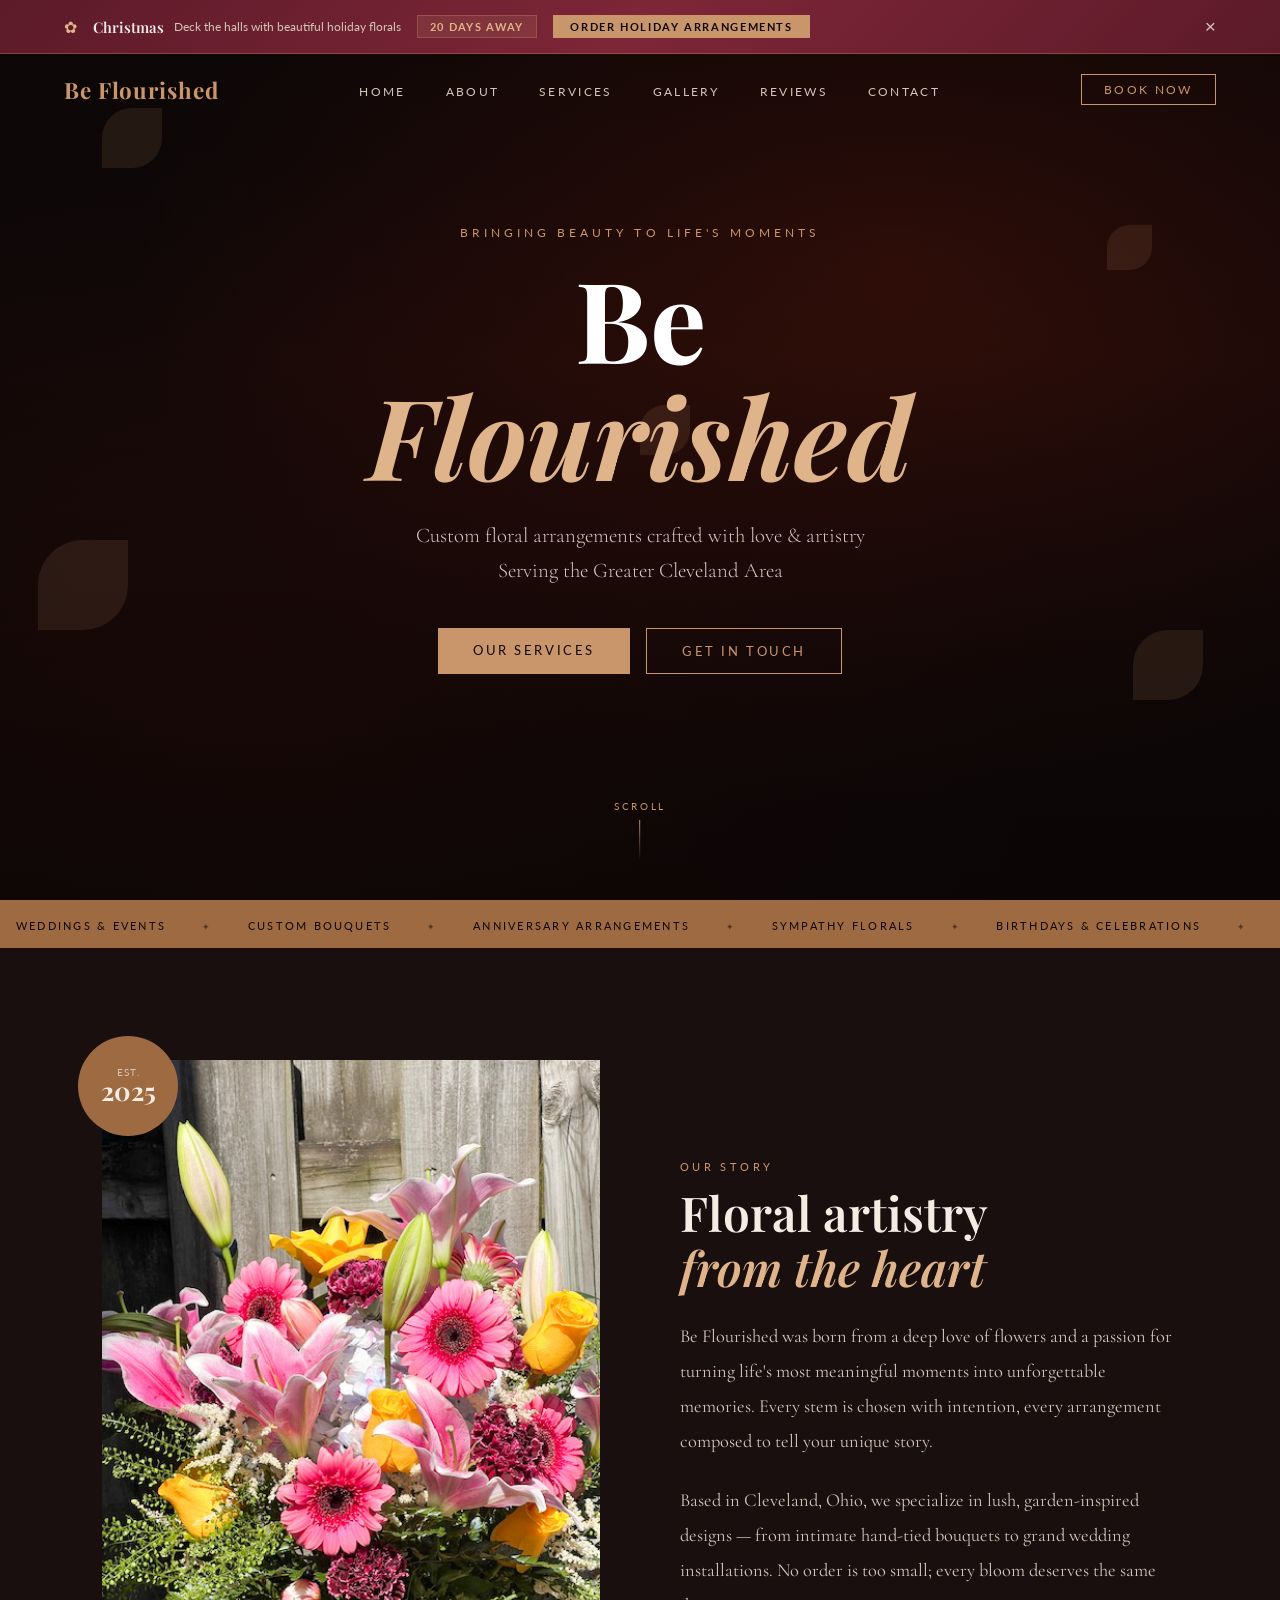
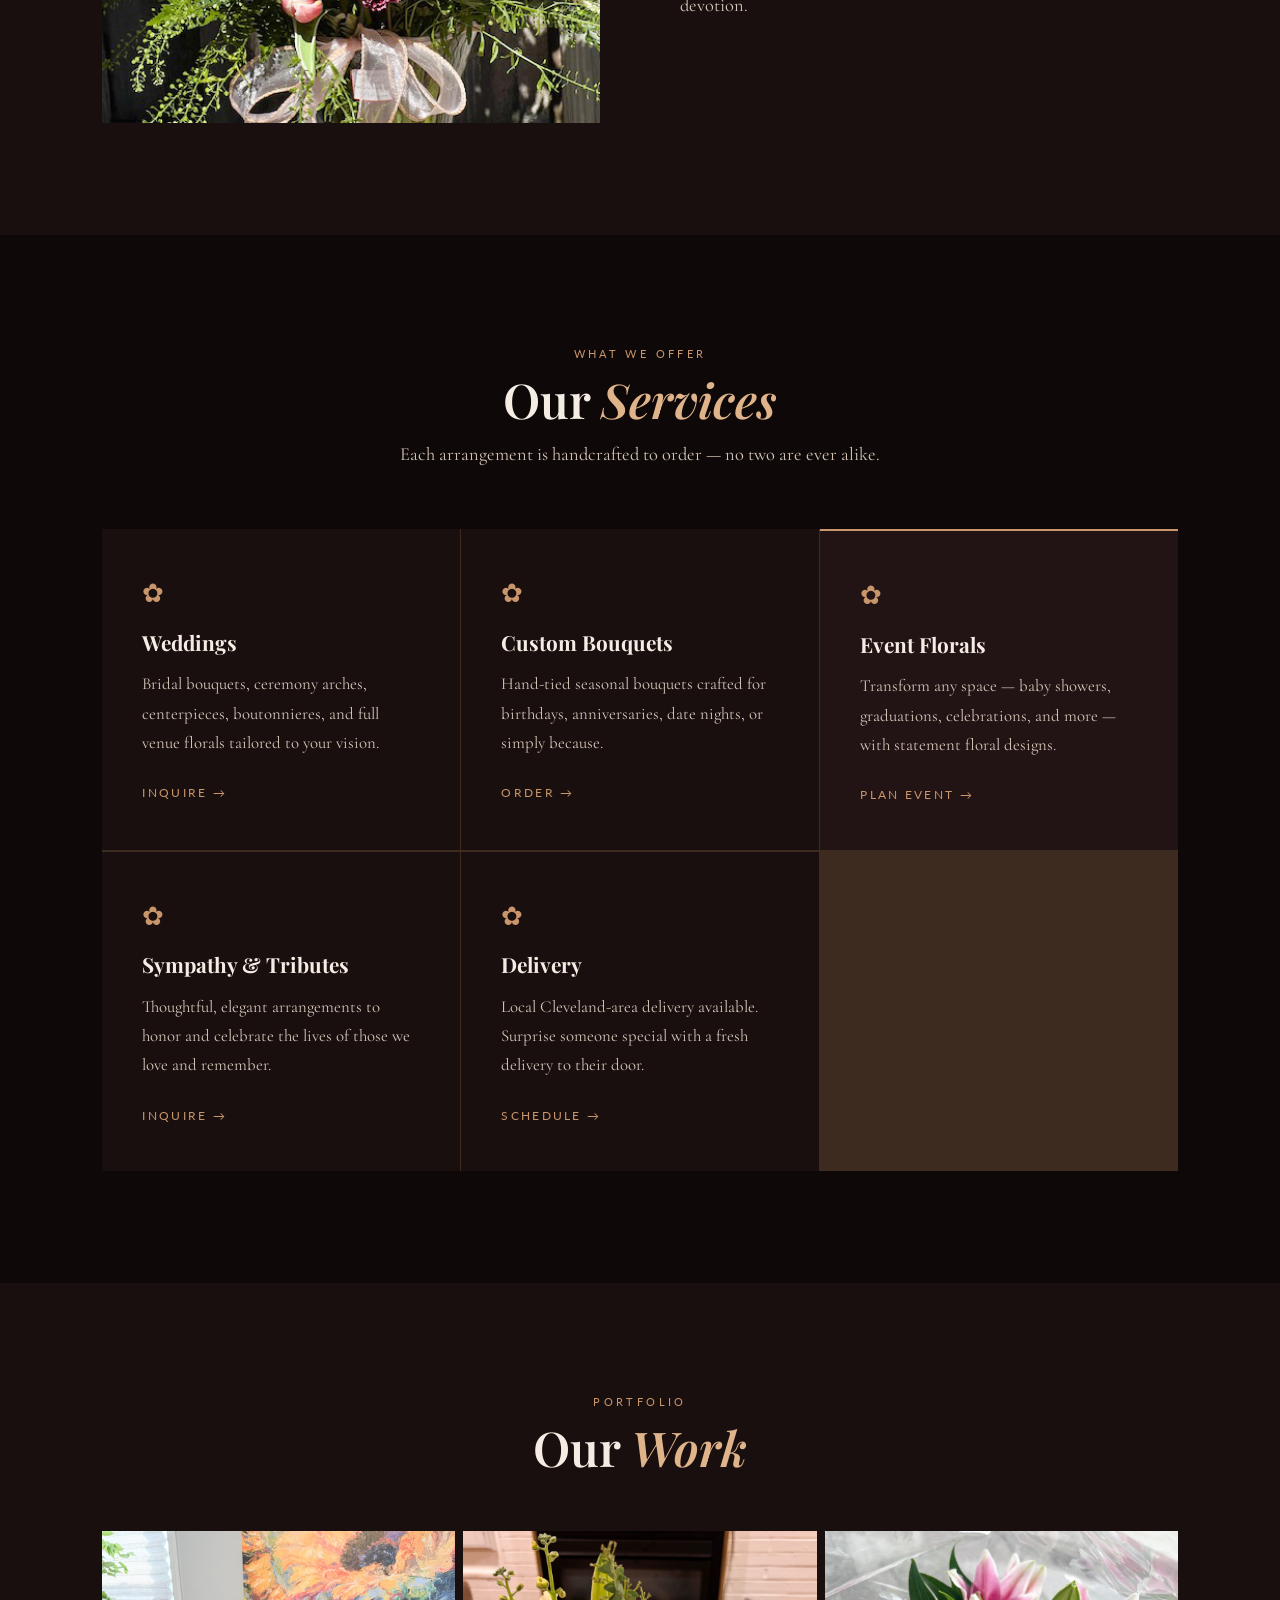
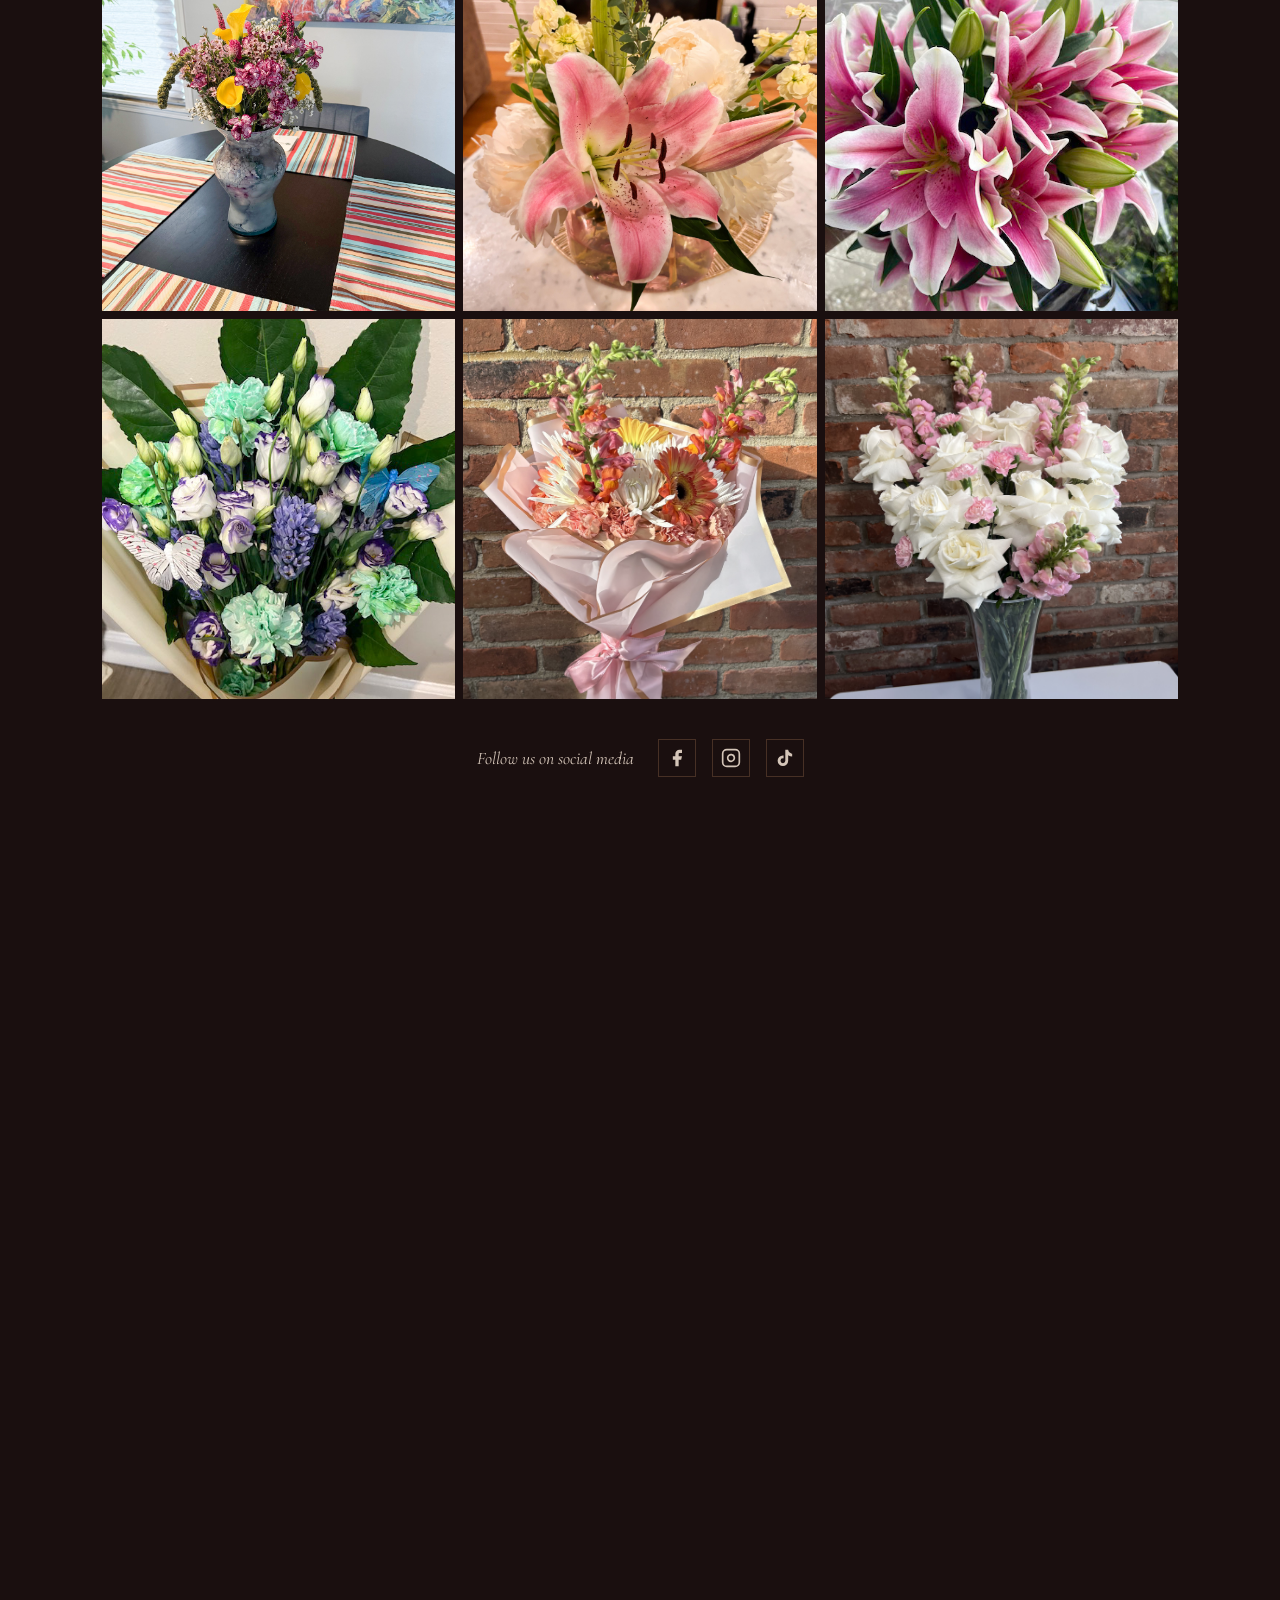
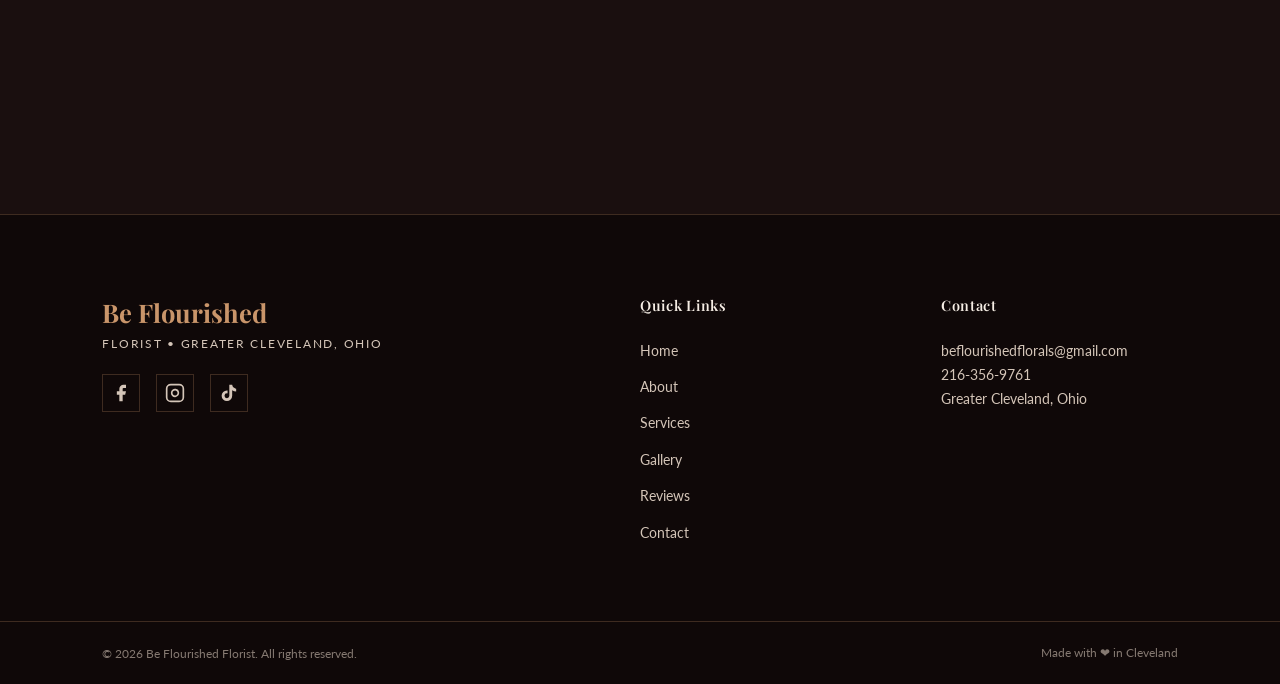
<file: index.html>
<!DOCTYPE html>
<html lang="en">
<head>
  <meta charset="UTF-8" />
  <meta name="viewport" content="width=device-width, initial-scale=1.0" />
  <title>Be Flourished | Florist</title>
  <link rel="preconnect" href="https://fonts.googleapis.com" />
  <link rel="preconnect" href="https://fonts.gstatic.com" crossorigin />
  <link href="https://fonts.googleapis.com/css2?family=Playfair+Display:ital,wght@0,400;0,600;0,700;1,400;1,600&family=Cormorant+Garamond:ital,wght@0,300;0,400;0,500;1,300;1,400&family=Lato:wght@300;400&display=swap" rel="stylesheet" />
  <link rel="stylesheet" href="styles.css" />
</head>
<body>

  <!-- Seasonal Holiday Banner -->
  <div class="seasonal-banner" id="seasonalBanner">
    <div class="banner-inner">
      <span class="banner-bloom">&#10047;</span>
      <div class="banner-text">
        <strong class="banner-occasion" id="bannerOccasion"></strong>
        <span class="banner-tagline" id="bannerTagline"></span>
      </div>
      <span class="banner-countdown" id="bannerCountdown"></span>
      <a href="#contact" class="banner-cta" id="bannerCta">Order Now</a>
    </div>
    <button class="banner-dismiss" id="bannerDismiss" aria-label="Dismiss">&times;</button>
  </div>

  <!-- Navigation -->
  <nav class="nav" id="navbar">
    <div class="nav-logo">Be Flourished</div>
    <ul class="nav-links">
      <li><a href="#home">Home</a></li>
      <li><a href="#about">About</a></li>
      <li><a href="#services">Services</a></li>
      <li><a href="#gallery">Gallery</a></li>
      <li><a href="#reviews">Reviews</a></li>
      <li><a href="#contact">Contact</a></li>
    </ul>
    <a href="#contact" class="nav-cta">Book Now</a>
    <button class="nav-hamburger" id="hamburger" aria-label="Open menu">
      <span></span><span></span><span></span>
    </button>
  </nav>

  <!-- Mobile Menu -->
  <div class="mobile-menu" id="mobileMenu">
    <button class="mobile-close" id="mobileClose">&times;</button>
    <ul>
      <li><a href="#home" class="mobile-link">Home</a></li>
      <li><a href="#about" class="mobile-link">About</a></li>
      <li><a href="#services" class="mobile-link">Services</a></li>
      <li><a href="#gallery" class="mobile-link">Gallery</a></li>
      <li><a href="#reviews" class="mobile-link">Reviews</a></li>
      <li><a href="#contact" class="mobile-link">Contact</a></li>
    </ul>
    <a href="#contact" class="btn-primary mobile-link">Book Now</a>
  </div>

  <!-- Hero Section -->
  <section class="hero" id="home">
    <div class="hero-overlay"></div>
    <div class="hero-petals">
      <div class="petal p1"></div>
      <div class="petal p2"></div>
      <div class="petal p3"></div>
      <div class="petal p4"></div>
      <div class="petal p5"></div>
    </div>
    <div class="hero-content">
      <p class="hero-tagline">Bringing beauty to life's moments</p>
      <h1 class="hero-title">Be<br /><em>Flourished</em></h1>
      <p class="hero-sub">Custom floral arrangements crafted with love &amp; artistry<br />Serving the Greater Cleveland Area</p>
      <div class="hero-buttons">
        <a href="#services" class="btn-primary">Our Services</a>
        <a href="#contact" class="btn-outline">Get in Touch</a>
      </div>
    </div>
    <div class="hero-scroll">
      <span>Scroll</span>
      <div class="hero-scroll-line"></div>
    </div>
  </section>

  <!-- Marquee Banner -->
  <div class="marquee-wrap">
    <div class="marquee-track">
      <span>Weddings &amp; Events</span>
      <span class="marquee-dot">&#10022;</span>
      <span>Custom Bouquets</span>
      <span class="marquee-dot">&#10022;</span>
      <span>Anniversary Arrangements</span>
      <span class="marquee-dot">&#10022;</span>
      <span>Sympathy Florals</span>
      <span class="marquee-dot">&#10022;</span>
      <span>Birthdays &amp; Celebrations</span>
      <span class="marquee-dot">&#10022;</span>
      <span>Weddings &amp; Events</span>
      <span class="marquee-dot">&#10022;</span>
      <span>Custom Bouquets</span>
      <span class="marquee-dot">&#10022;</span>
      <span>Anniversary Arrangements</span>
      <span class="marquee-dot">&#10022;</span>
      <span>Sympathy Florals</span>
      <span class="marquee-dot">&#10022;</span>
      <span>Birthdays &amp; Celebrations</span>
      <span class="marquee-dot">&#10022;</span>
    </div>
  </div>

  <!-- About Section -->
  <section class="about" id="about">
    <div class="about-image-col">
      <div class="about-img-frame">
        <img
          src="IMG_8495.jpg"
          alt="Pink stargazer lily and white peonies centerpiece"
          loading="lazy"
        />
        <div class="about-img-accent"></div>
      </div>
      <div class="about-badge">
        <span class="badge-num">Est.</span>
        <span class="badge-year">2025</span>
      </div>
    </div>
    <div class="about-text-col">
      <p class="section-eyebrow">Our Story</p>
      <h2 class="section-title">Floral artistry<br /><em>from the heart</em></h2>
      <p class="about-body">
        Be Flourished was born from a deep love of flowers and a passion for turning life's most meaningful moments into unforgettable memories. Every stem is chosen with intention, every arrangement composed to tell your unique story.
      </p>
      <p class="about-body">
        Based in Cleveland, Ohio, we specialize in lush, garden-inspired designs — from intimate hand-tied bouquets to grand wedding installations. No order is too small; every bloom deserves the same devotion.
      </p>
    </div>
  </section>

  <!-- Services Section -->
  <section class="services" id="services">
    <div class="services-header">
      <p class="section-eyebrow">What We Offer</p>
      <h2 class="section-title">Our <em>Services</em></h2>
      <p class="services-subtitle">Each arrangement is handcrafted to order — no two are ever alike.</p>
    </div>
    <div class="services-grid">
      <div class="service-card">
        <div class="service-icon">&#10047;</div>
        <h3>Weddings</h3>
        <p>Bridal bouquets, ceremony arches, centerpieces, boutonnieres, and full venue florals tailored to your vision.</p>
        <a href="#contact" class="service-link">Inquire &rarr;</a>
      </div>
      <div class="service-card">
        <div class="service-icon">&#10047;</div>
        <h3>Custom Bouquets</h3>
        <p>Hand-tied seasonal bouquets crafted for birthdays, anniversaries, date nights, or simply because.</p>
        <a href="#contact" class="service-link">Order &rarr;</a>
      </div>
      <div class="service-card featured-card">
        <div class="service-icon">&#10047;</div>
        <h3>Event Florals</h3>
        <p>Transform any space — baby showers, graduations, celebrations, and more — with statement floral designs.</p>
        <a href="#contact" class="service-link">Plan Event &rarr;</a>
      </div>
      <div class="service-card">
        <div class="service-icon">&#10047;</div>
        <h3>Sympathy &amp; Tributes</h3>
        <p>Thoughtful, elegant arrangements to honor and celebrate the lives of those we love and remember.</p>
        <a href="#contact" class="service-link">Inquire &rarr;</a>
      </div>
      <div class="service-card">
        <div class="service-icon">&#10047;</div>
        <h3>Delivery</h3>
        <p>Local Cleveland-area delivery available. Surprise someone special with a fresh delivery to their door.</p>
        <a href="#contact" class="service-link">Schedule &rarr;</a>
      </div>
    </div>
  </section>

  <!-- Gallery Section -->
  <section class="gallery" id="gallery">
    <div class="gallery-header">
      <p class="section-eyebrow">Portfolio</p>
      <h2 class="section-title">Our <em>Work</em></h2>
    </div>
    <div class="gallery-grid">
      <div class="gallery-item">
        <img src="IMG_8777.jpg" alt="Beautiful floral arrangement" loading="lazy" />
      </div>
      <div class="gallery-item">
        <img src="IMG_0284.jpg" alt="Beautiful floral arrangement" loading="lazy" />
      </div>
      <div class="gallery-item">
        <img src="IMG_8448.jpg" alt="Beautiful floral arrangement" loading="lazy" />
      </div>
      <div class="gallery-item">
        <img src="IMG_8155.jpg" alt="Beautiful floral arrangement" loading="lazy" />
      </div>
      <div class="gallery-item">
        <img src="IMG_2326.jpg" alt="Beautiful floral arrangement" loading="lazy" />
      </div>
      <div class="gallery-item">
        <img src="IMG_7362.jpg" alt="Beautiful floral arrangement" loading="lazy" />
      </div>
    </div>
    <div class="gallery-footer">
      <p class="gallery-cta-text">Follow us on social media</p>
      <div class="gallery-social">
        <a href="https://www.facebook.com/share/1awDu8sUa6/?mibextid=wwXIfr" target="_blank" rel="noopener" aria-label="Facebook">
          <svg viewBox="0 0 24 24" fill="currentColor" width="20" height="20"><path d="M18 2h-3a5 5 0 0 0-5 5v3H7v4h3v8h4v-8h3l1-4h-4V7a1 1 0 0 1 1-1h3z"/></svg>
        </a>
        <a href="https://www.instagram.com/beflourishedflorals" target="_blank" rel="noopener" aria-label="Instagram">
          <svg viewBox="0 0 24 24" fill="none" stroke="currentColor" stroke-width="2" width="20" height="20"><rect x="2" y="2" width="20" height="20" rx="5" ry="5"/><path d="M16 11.37A4 4 0 1 1 12.63 8 4 4 0 0 1 16 11.37z"/><line x1="17.5" y1="6.5" x2="17.51" y2="6.5"/></svg>
        </a>
        <a href="https://www.tiktok.com/@beflourishedflorals?_r=1&_t=ZP-95okOSLj86Y" target="_blank" rel="noopener" aria-label="TikTok">
          <svg viewBox="0 0 24 24" fill="currentColor" width="20" height="20"><path d="M19.59 6.69a4.83 4.83 0 0 1-3.77-4.25V2h-3.45v13.67a2.89 2.89 0 0 1-2.88 2.5 2.89 2.89 0 0 1-2.89-2.89 2.89 2.89 0 0 1 2.89-2.89c.28 0 .54.04.79.1V9.01a6.33 6.33 0 0 0-.79-.05 6.34 6.34 0 0 0-6.34 6.34 6.34 6.34 0 0 0 6.34 6.34 6.34 6.34 0 0 0 6.33-6.34V8.69a8.18 8.18 0 0 0 4.78 1.52V6.75a4.85 4.85 0 0 1-1.01-.06z"/></svg>
        </a>
      </div>
    </div>
  </section>

  <!-- Reviews Section — hidden until JSONbin returns ≥1 review -->
  <section class="reviews-section" id="reviews" style="display:none">
    <div class="reviews-section-header">
      <p class="section-eyebrow">From Our Customers</p>
      <h2 class="section-title">What Our Customers <em>Say</em></h2>
    </div>
    <div class="reviews-loading" id="reviewsLoading">Loading reviews...</div>
    <div class="reviews-pub-grid" id="reviewsGrid"></div>
  </section>


  <!-- Contact Section -->
  <section class="contact" id="contact">
    <div class="contact-left">
      <p class="section-eyebrow">Let's Connect</p>
      <h2 class="section-title">Book Your<br /><em>Arrangement</em></h2>
      <p class="contact-body">
        Ready to make your moment bloom? Reach out via the form, email, or phone. We'd love to hear about your vision and bring it to life.
      </p>
      <div class="contact-info">
        <div class="contact-item">
          <div class="contact-icon">&#9993;</div>
          <div>
            <span class="contact-label">Email</span>
            <a href="mailto:beflourishedflorals@gmail.com" class="contact-value">beflourishedflorals@gmail.com</a>
          </div>
        </div>
        <div class="contact-item">
          <div class="contact-icon">&#9990;</div>
          <div>
            <span class="contact-label">Phone / Text</span>
            <a href="tel:2163569761" class="contact-value">216-356-9761</a>
          </div>
        </div>
        <div class="contact-item">
          <div class="contact-icon">&#10003;</div>
          <div>
            <span class="contact-label">Location</span>
            <span class="contact-value">Greater Cleveland, Ohio</span>
          </div>
        </div>
      </div>
    </div>
    <div class="contact-right">
      <div id="holidayNotice" class="mothers-day-notice" style="display:none"></div>
      <form class="contact-form" id="contactForm" data-formspree-id="xeevnpgd">
        <div class="form-row">
          <div class="form-group">
            <label for="firstName">First Name</label>
            <input type="text" id="firstName" name="firstName" placeholder="First name" required />
          </div>
          <div class="form-group">
            <label for="lastName">Last Name</label>
            <input type="text" id="lastName" name="lastName" placeholder="Last name" required />
          </div>
        </div>
        <div class="form-group">
          <label for="email">Email Address</label>
          <input type="email" id="email" name="email" placeholder="you@example.com" required />
        </div>
        <div class="form-group">
          <label for="phone">Phone Number</label>
          <input type="tel" id="phone" name="phone" placeholder="216-555-0000" />
        </div>
        <div class="form-group">
          <label for="service">Service Interested In</label>
          <select id="service" name="service">
            <option value="">Select a service...</option>
            <option>Wedding Florals</option>
            <option>Custom Bouquet</option>
            <option>Event Florals</option>
            <option>Sympathy &amp; Tributes</option>
            <option>Delivery</option>
            <option>Other</option>
          </select>
        </div>
        <div class="form-group">
          <label for="message">Tell Us About Your Vision</label>
          <textarea id="message" name="message" rows="4" placeholder="Share details about your event, date, style, colors, budget..."></textarea>
        </div>
        <button type="submit" class="btn-primary btn-full" id="submitBtn">Send Message</button>
        <p class="form-note">We typically respond within 24 hours.</p>
        <p class="form-error" id="formError"></p>
      </form>
      <div class="form-success" id="formSuccess">
        <div class="success-icon">&#10003;</div>
        <h3>Message Sent!</h3>
        <p>Thank you for reaching out. We'll be in touch within 24 hours to discuss your beautiful arrangement.</p>
        <div class="success-payment-reminder">
          <strong>🌸 Mother's Day reminder:</strong> To confirm your order, please send payment to:<br>
          <a href="PAYMENT_LINK_HERE" class="mdn-pay-link">PAYMENT_LINK_HERE</a><br>
          <span style="font-size:0.82rem;opacity:0.75">Your arrangement is not reserved until payment is received.</span>
        </div>
      </div>
    </div>
  </section>

  <!-- Footer -->
  <footer class="footer">
    <div class="footer-top">
      <div class="footer-brand">
        <div class="footer-logo">Be Flourished</div>
        <p class="footer-tagline">Florist &bull; Greater Cleveland, Ohio</p>
        <div class="footer-social">
          <a href="https://www.facebook.com/share/1awDu8sUa6/?mibextid=wwXIfr" target="_blank" rel="noopener" aria-label="Facebook">
            <svg viewBox="0 0 24 24" fill="currentColor" width="20" height="20"><path d="M18 2h-3a5 5 0 0 0-5 5v3H7v4h3v8h4v-8h3l1-4h-4V7a1 1 0 0 1 1-1h3z"/></svg>
          </a>
          <a href="https://www.instagram.com/beflourishedflorals" target="_blank" rel="noopener" aria-label="Instagram">
            <svg viewBox="0 0 24 24" fill="none" stroke="currentColor" stroke-width="2" width="20" height="20"><rect x="2" y="2" width="20" height="20" rx="5" ry="5"/><path d="M16 11.37A4 4 0 1 1 12.63 8 4 4 0 0 1 16 11.37z"/><line x1="17.5" y1="6.5" x2="17.51" y2="6.5"/></svg>
          </a>
          <a href="https://www.tiktok.com/@beflourishedflorals?_r=1&_t=ZP-95okOSLj86Y" target="_blank" rel="noopener" aria-label="TikTok">
            <svg viewBox="0 0 24 24" fill="currentColor" width="20" height="20"><path d="M19.59 6.69a4.83 4.83 0 0 1-3.77-4.25V2h-3.45v13.67a2.89 2.89 0 0 1-2.88 2.5 2.89 2.89 0 0 1-2.89-2.89 2.89 2.89 0 0 1 2.89-2.89c.28 0 .54.04.79.1V9.01a6.33 6.33 0 0 0-.79-.05 6.34 6.34 0 0 0-6.34 6.34 6.34 6.34 0 0 0 6.34 6.34 6.34 6.34 0 0 0 6.33-6.34V8.69a8.18 8.18 0 0 0 4.78 1.52V6.75a4.85 4.85 0 0 1-1.01-.06z"/></svg>
          </a>
        </div>
      </div>
      <div class="footer-links">
        <h4>Quick Links</h4>
        <ul>
          <li><a href="#home">Home</a></li>
          <li><a href="#about">About</a></li>
          <li><a href="#services">Services</a></li>
          <li><a href="#gallery">Gallery</a></li>
          <li><a href="#reviews">Reviews</a></li>
          <li><a href="#contact">Contact</a></li>
        </ul>
      </div>
      <div class="footer-contact">
        <h4>Contact</h4>
        <p><a href="mailto:beflourishedflorals@gmail.com">beflourishedflorals@gmail.com</a></p>
        <p><a href="tel:2163569761">216-356-9761</a></p>
        <p>Greater Cleveland, Ohio</p>
      </div>
    </div>
    <div class="footer-bottom">
      <p>&copy; 2026 Be Flourished Florist. All rights reserved.</p>
      <p>Made with &#10084; in Cleveland</p>
    </div>
  </footer>

  <script src="script.js"></script>
</body>
</html>
</file>
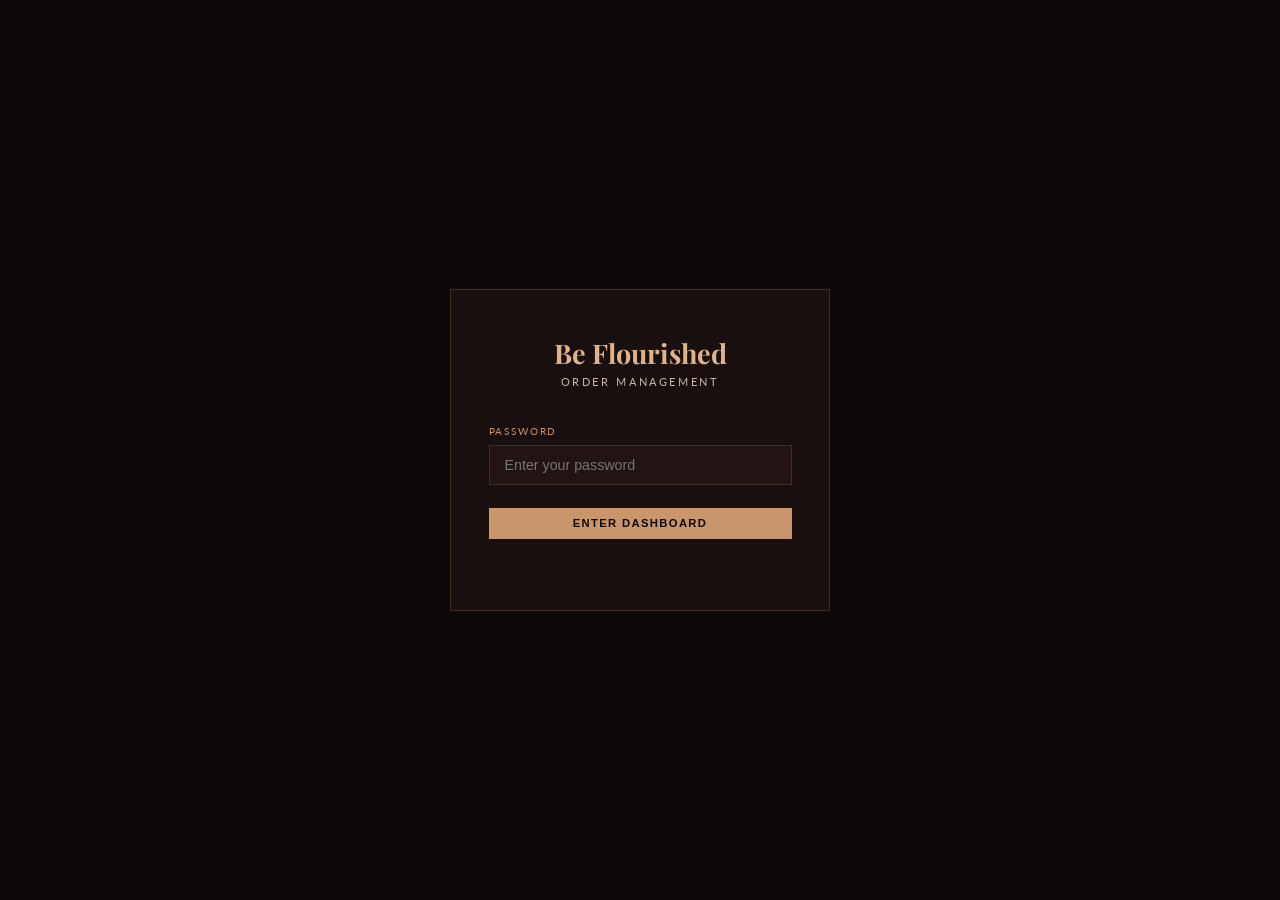
<file: dashboard.html>
<!DOCTYPE html>
<html lang="en">
<head>
  <meta charset="UTF-8" />
  <meta name="viewport" content="width=device-width, initial-scale=1.0" />
  <title>Be Flourished — Dashboard</title>
  <link rel="preconnect" href="https://fonts.googleapis.com" />
  <link rel="preconnect" href="https://fonts.gstatic.com" crossorigin />
  <link href="https://fonts.googleapis.com/css2?family=Playfair+Display:wght@400;600;700&family=Lato:wght@300;400;700&display=swap" rel="stylesheet" />
  <link rel="stylesheet" href="dashboard.css" />
</head>
<body>

  <!-- LOGIN SCREEN -->
  <div class="login-screen" id="loginScreen">
    <div class="login-card">
      <div class="login-logo">Be Flourished</div>
      <p class="login-sub">Order Management</p>
      <form id="loginForm">
        <div class="login-group">
          <label for="loginPassword">Password</label>
          <input type="password" id="loginPassword" placeholder="Enter your password" autocomplete="current-password" />
        </div>
        <button type="submit" class="btn-primary btn-full">Enter Dashboard</button>
        <p class="login-error" id="loginError"></p>
      </form>
    </div>
  </div>

  <!-- APP SHELL -->
  <div class="app" id="app" style="display:none">

    <!-- SIDEBAR -->
    <aside class="sidebar" id="sidebar">
      <div class="sidebar-logo">
        <span>Be Flourished</span>
        <button class="sidebar-close" id="sidebarClose">&times;</button>
      </div>
      <nav class="sidebar-nav">
        <a href="#" class="nav-item active" data-view="overview">
          <span class="nav-icon">&#9783;</span> Overview
        </a>
        <a href="#" class="nav-item" data-view="inquiries">
          <span class="nav-icon">&#9993;</span> Inquiries
        </a>
        <a href="#" class="nav-item" data-view="orders">
          <span class="nav-icon">&#9741;</span> Orders
        </a>
        <a href="#" class="nav-item" data-view="calendar">
          <span class="nav-icon">&#9776;</span> Calendar
        </a>
        <a href="#" class="nav-item" data-view="reviews">
          <span class="nav-icon">&#9733;</span> Reviews
        </a>
        <a href="#" class="nav-item" data-view="settings">
          <span class="nav-icon">&#9881;</span> Settings
        </a>
      </nav>
      <div class="sidebar-footer">
        <a href="index.html" class="sidebar-back">&#8592; Back to Website</a>
        <button class="sidebar-logout" id="logoutBtn">Log Out</button>
      </div>
    </aside>

    <!-- MAIN -->
    <main class="main">

      <!-- TOP BAR -->
      <header class="topbar">
        <button class="topbar-menu" id="menuBtn">&#9776;</button>
        <div class="topbar-title" id="topbarTitle">Overview</div>
        <button class="btn-primary topbar-add" id="topbarAddBtn">+ New Order</button>

      </header>

      <!-- OVERVIEW VIEW -->
      <section class="view active" id="view-overview">
        <div class="stats-grid">
          <div class="stat-card">
            <div class="stat-label">Total Orders</div>
            <div class="stat-value" id="stat-total">0</div>
          </div>
          <div class="stat-card accent">
            <div class="stat-label">Needs Attention</div>
            <div class="stat-value" id="stat-pending">0</div>
            <div class="stat-sub">New + Confirmed</div>
          </div>
          <div class="stat-card">
            <div class="stat-label">This Month Revenue</div>
            <div class="stat-value" id="stat-revenue">$0</div>
          </div>
          <div class="stat-card">
            <div class="stat-label">Upcoming (7 days)</div>
            <div class="stat-value" id="stat-upcoming">0</div>
          </div>
          <div class="stat-card warning">
            <div class="stat-label">Balance Outstanding</div>
            <div class="stat-value" id="stat-outstanding">$0</div>
            <div class="stat-sub">Unpaid balances</div>
          </div>
          <div class="stat-card">
            <div class="stat-label">Open Inquiries</div>
            <div class="stat-value" id="stat-inquiries">0</div>
            <div class="stat-sub">New &amp; Contacted</div>
          </div>
        </div>

        <div class="overview-cols">
          <div class="overview-col">
            <div class="section-head">
              <h2>Recent Orders</h2>
              <a href="#" class="view-all" data-view="orders">View all</a>
            </div>
            <div id="recentOrdersList" class="recent-list"></div>
          </div>
          <div class="overview-col">
            <div class="section-head"><h2>Upcoming Events</h2></div>
            <div id="upcomingList" class="upcoming-list"></div>
          </div>
        </div>
      </section>

      <!-- ORDERS VIEW -->
      <section class="view" id="view-orders">
        <div class="orders-toolbar">
          <div class="search-wrap">
            <input type="text" class="search-input" id="searchInput" placeholder="Search by name, phone, email..." />
            <button class="search-clear" id="searchClear" title="Clear search">&times;</button>
          </div>
          <div class="filter-tabs" id="filterTabs">
            <button class="filter-tab active" data-status="all">All</button>
            <button class="filter-tab" data-status="New">New</button>
            <button class="filter-tab" data-status="Confirmed">Confirmed</button>
            <button class="filter-tab" data-status="In Progress">In Progress</button>
            <button class="filter-tab" data-status="Ready">Ready</button>
            <button class="filter-tab" data-status="Delivered">Delivered</button>
            <button class="filter-tab" data-status="Cancelled">Cancelled</button>
          </div>
        </div>
        <div class="table-wrap">
          <table class="orders-table" id="ordersTable">
            <thead>
              <tr>
                <th>Customer</th>
                <th>Service</th>
                <th>Event Date</th>
                <th>Source</th>
                <th>Total</th>
                <th>Deposit</th>
                <th>Balance</th>
                <th>Status</th>
                <th></th>
              </tr>
            </thead>
            <tbody id="ordersBody"></tbody>
          </table>
          <div class="empty-state" id="ordersEmpty" style="display:none">
            <div class="empty-icon">&#10047;</div>
            <h3>No orders yet</h3>
            <p>When you add an order it will appear here. Start by tapping <strong>+ New Order</strong> above.</p>
          </div>
        </div>
      </section>

      <!-- INQUIRIES VIEW -->
      <section class="view" id="view-inquiries">
        <div class="orders-toolbar">
          <div class="filter-tabs" id="inqFilterTabs">
            <button class="filter-tab active" data-status="all">All</button>
            <button class="filter-tab" data-status="New">New</button>
            <button class="filter-tab" data-status="Contacted">Contacted</button>
            <button class="filter-tab" data-status="Quoted">Quoted</button>
            <button class="filter-tab" data-status="Converted">Converted</button>
            <button class="filter-tab" data-status="Declined">Declined</button>
          </div>
        </div>
        <div class="inquiries-list" id="inquiriesList"></div>
        <div class="empty-state" id="inquiriesEmpty" style="display:none">
          <div class="empty-icon">&#9993;</div>
          <h3>No inquiries yet</h3>
          <p>Log inquiries from the contact form, phone calls, or walk-ins. Convert them to orders when you're ready to book.</p>
        </div>
      </section>

      <!-- CALENDAR VIEW -->
      <section class="view" id="view-calendar">
        <div class="calendar-nav">
          <button class="cal-btn" id="calPrev">&#8592;</button>
          <h2 class="cal-month" id="calMonth"></h2>
          <button class="cal-btn" id="calNext">&#8594;</button>
        </div>
        <div class="calendar-grid" id="calendarGrid"></div>
        <div class="cal-legend">
          <span class="leg New">New</span>
          <span class="leg Confirmed">Confirmed</span>
          <span class="leg In-Progress">In Progress</span>
          <span class="leg Ready">Ready</span>
          <span class="leg Delivered">Delivered</span>
        </div>
      </section>

      <!-- REVIEWS VIEW -->
      <section class="view" id="view-reviews">
        <div class="reviews-toolbar">
          <p class="reviews-sync-note" id="reviewsSyncNote"></p>
          <div class="reviews-toolbar-actions">
            <button class="btn-outline" id="fetchReviewsBtn">&#8635; Sync from JSONbin</button>
            <button class="btn-primary" id="addReviewBtn">+ Add Review</button>
          </div>
        </div>
        <div class="reviews-list" id="reviewsList"></div>
        <div class="empty-state" id="reviewsEmpty" style="display:none">
          <div class="empty-icon">&#9733;</div>
          <h3>No reviews yet</h3>
          <p>Read feedback emails from Formspree, then tap <strong>+ Add Review</strong> to manually enter and approve them for the website.</p>
        </div>
      </section>

      <!-- SETTINGS VIEW -->
      <section class="view" id="view-settings">
        <div class="settings-wrap">
          <div class="settings-card">
            <h2>Change Password</h2>
            <form id="passwordForm">
              <div class="form-group">
                <label>Current Password</label>
                <input type="password" id="currentPw" required />
              </div>
              <div class="form-group">
                <label>New Password</label>
                <input type="password" id="newPw" required minlength="6" />
              </div>
              <div class="form-group">
                <label>Confirm New Password</label>
                <input type="password" id="confirmPw" required minlength="6" />
              </div>
              <button type="submit" class="btn-primary">Update Password</button>
              <p class="pw-msg" id="pwMsg"></p>
            </form>
          </div>

          <div class="settings-card" id="jsonbinCard">
            <h2>Reviews (JSONbin)</h2>
            <p class="settings-desc">
              Connect a free <strong>JSONbin.io</strong> account to publish approved reviews to your homepage.
              Create an account, create a new bin with content <code style="font-size:0.82rem;color:var(--gold-lt);background:var(--bg3);padding:0.1rem 0.35rem">[]</code>,
              set it to <strong>Public</strong>, then paste the Bin ID and Master Key below.
            </p>
            <div class="form-group">
              <label>JSONbin Master Key</label>
              <input type="password" id="jsonbinKey" placeholder="$2b$10$..." autocomplete="off" />
            </div>
            <div class="form-group">
              <label>JSONbin Bin ID</label>
              <input type="text" id="jsonbinBinId" placeholder="64abc123..." />
            </div>
            <div class="settings-actions">
              <button class="btn-primary" id="saveJsonbinBtn">Save Settings</button>
              <button class="btn-outline" id="testJsonbinBtn">Test Connection</button>
            </div>
            <p class="pw-msg" id="jsonbinMsg"></p>
          </div>

          <div class="settings-card" id="paymentSettingsCard">
            <h2>Payment Links</h2>
            <p class="settings-desc">Save your payment handles so they're included automatically in payment request emails sent to customers.</p>
            <div class="form-row">
              <div class="form-group">
                <label>PayPal.me Link</label>
                <input type="url" id="paypalLink" placeholder="https://paypal.me/yourhandle" />
              </div>
              <div class="form-group">
                <label>Venmo Handle</label>
                <input type="text" id="venmoHandle" placeholder="@yourhandle" />
              </div>
            </div>
            <div class="form-row">
              <div class="form-group">
                <label>Cash App $Cashtag</label>
                <input type="text" id="cashappTag" placeholder="$yourhandle" />
              </div>
              <div class="form-group">
                <label>Zelle (email or phone)</label>
                <input type="text" id="zelleInfo" placeholder="beflourishedflorals@gmail.com" />
              </div>
            </div>
            <div class="form-row">
              <div class="form-group">
                <label>Apple Pay / Square Link</label>
                <input type="url" id="applePayLink" placeholder="https://square.link/u/..." />
                <p style="font-size:0.7rem;color:var(--cream-dk);margin-top:0.3rem;opacity:0.65">Create a free Square payment link at squareup.com — customers can pay with Apple Pay, Google Pay, or card.</p>
              </div>
            </div>
            <div class="settings-actions">
              <button class="btn-primary" id="savePaymentSettingsBtn">Save Payment Settings</button>
            </div>
            <p class="pw-msg" id="paymentSettingsMsg"></p>
          </div>

          <div class="settings-card">
            <h2>Data Backup</h2>
            <p class="settings-desc">Export your orders as a CSV file to back up your data or open in Excel / Google Sheets.</p>
            <div class="settings-actions">
              <button class="btn-primary" id="exportBtn">Export Orders (CSV)</button>
              <label class="btn-outline import-label">
                Import Backup (JSON)
                <input type="file" id="importFile" accept=".json" style="display:none" />
              </label>
            </div>
            <p class="settings-desc" style="margin-top:1rem;opacity:0.6">Orders are stored in your browser. Export regularly to avoid data loss.</p>
          </div>
        </div>
      </section>

    </main>
  </div>

  <!-- ORDER MODAL -->
  <div class="modal-backdrop" id="modalBackdrop">
    <div class="modal" id="orderModal">
      <div class="modal-header">
        <h2 id="modalTitle">New Order</h2>
        <button class="modal-close" id="modalClose">&times;</button>
      </div>
      <div class="modal-body">
        <form id="orderForm">
          <input type="hidden" id="orderId" />

          <div class="modal-section-label">Customer Info</div>
          <div class="form-row">
            <div class="form-group">
              <label>Customer Name *</label>
              <input type="text" id="customerName" required placeholder="Full name" />
            </div>
            <div class="form-group">
              <label>Phone *</label>
              <input type="tel" id="customerPhone" required placeholder="216-555-0000" />
            </div>
          </div>
          <div class="form-row">
            <div class="form-group">
              <label>Email</label>
              <input type="email" id="customerEmail" placeholder="customer@email.com" />
            </div>
            <div class="form-group">
              <label>Order Source *</label>
              <select id="orderSource" required>
                <option value="">Select source...</option>
                <option>Website Form</option>
                <option>Phone Call</option>
                <option>Text Message</option>
                <option>In-Person</option>
                <option>Instagram</option>
                <option>Facebook</option>
                <option>Referral</option>
              </select>
            </div>
          </div>

          <div class="modal-section-label">Order Details</div>
          <div class="form-row">
            <div class="form-group">
              <label>Service *</label>
              <select id="orderService" required>
                <option value="">Select service...</option>
                <option>Wedding Florals</option>
                <option>Custom Bouquet</option>
                <option>Event Florals</option>
                <option>Sympathy &amp; Tributes</option>
                <option>Dried &amp; Preserved</option>
                <option>Delivery</option>
              </select>
            </div>
            <div class="form-group">
              <label>Event / Needed Date</label>
              <input type="date" id="eventDate" />
            </div>
          </div>
          <div class="form-row">
            <div class="form-group">
              <label>Color Palette</label>
              <input type="text" id="colorPalette" placeholder="e.g. Blush, ivory, sage" />
            </div>
            <div class="form-group">
              <label>Flower Preferences</label>
              <input type="text" id="flowerPrefs" placeholder="e.g. Roses, peonies, no lilies" />
            </div>
          </div>
          <div class="form-group">
            <label>Delivery Address</label>
            <input type="text" id="deliveryAddress" placeholder="Street address (if delivering)" />
          </div>

          <div class="modal-section-label">Payment</div>
          <div class="form-row">
            <div class="form-group">
              <label>Total Price ($)</label>
              <input type="number" id="totalPrice" min="0" step="0.01" placeholder="0.00" />
            </div>
            <div class="form-group">
              <label>Deposit Amount ($)</label>
              <input type="number" id="depositAmount" min="0" step="0.01" placeholder="0.00" />
            </div>
          </div>
          <div class="form-row checkrow">
            <label class="check-label">
              <input type="checkbox" id="depositPaid" />
              <span>Deposit Received</span>
            </label>
            <label class="check-label">
              <input type="checkbox" id="balancePaid" />
              <span>Balance Paid in Full</span>
            </label>
          </div>

          <div class="modal-section-label">Status &amp; Notes</div>
          <div class="form-row">
            <div class="form-group">
              <label>Order Status</label>
              <select id="orderStatus">
                <option>New</option>
                <option>Confirmed</option>
                <option>In Progress</option>
                <option>Ready</option>
                <option>Delivered</option>
                <option>Cancelled</option>
              </select>
            </div>
          </div>
          <div class="form-group">
            <label>Notes</label>
            <textarea id="orderNotes" rows="3" placeholder="Special instructions, customer preferences, internal notes..."></textarea>
          </div>

          <div class="modal-footer">
            <button type="button" class="btn-outline" id="deleteOrderBtn" style="display:none;border-color:#c06060;color:#c06060">Delete Order</button>
            <div class="modal-footer-right">
              <button type="button" class="btn-outline" id="cancelModalBtn">Cancel</button>
              <button type="submit" class="btn-primary" id="saveOrderBtn">Save Order</button>
            </div>
          </div>
        </form>
      </div>
    </div>
  </div>

  <!-- REVIEW MODAL -->
  <div class="modal-backdrop" id="reviewModalBackdrop">
    <div class="modal" id="reviewModal">
      <div class="modal-header">
        <h2 id="reviewModalTitle">Add Review</h2>
        <button class="modal-close" id="reviewModalClose">&times;</button>
      </div>
      <div class="modal-body">
        <form id="reviewForm">
          <input type="hidden" id="reviewId" />
          <div class="form-row">
            <div class="form-group">
              <label>Customer Name</label>
              <input type="text" id="rvCustomerName" placeholder="Name from feedback email" />
            </div>
            <div class="form-group">
              <label>Rating *</label>
              <select id="rvRating" required>
                <option value="">Select...</option>
                <option value="5">5 Stars &#9733;&#9733;&#9733;&#9733;&#9733;</option>
                <option value="4">4 Stars &#9733;&#9733;&#9733;&#9733;</option>
                <option value="3">3 Stars &#9733;&#9733;&#9733;</option>
                <option value="2">2 Stars &#9733;&#9733;</option>
                <option value="1">1 Star &#9733;</option>
              </select>
            </div>
          </div>
          <div class="form-row">
            <div class="form-group">
              <label>Service</label>
              <select id="rvService">
                <option value="">Select...</option>
                <option>Wedding Florals</option>
                <option>Custom Bouquet</option>
                <option>Event Florals</option>
                <option>Sympathy &amp; Tributes</option>
                <option>Delivery</option>
                <option>Other</option>
              </select>
            </div>
            <div class="form-group">
              <label>Date</label>
              <input type="date" id="rvDate" />
            </div>
          </div>
          <div class="form-group">
            <label>Review Text *</label>
            <textarea id="rvText" rows="4" placeholder="Paste review text from the feedback email..." required></textarea>
          </div>
          <div class="form-group">
            <label>Photo URL (optional)</label>
            <input type="url" id="rvPhotoUrl" placeholder="https://... (paste a link to the customer's photo if they shared one)" />
            <p style="font-size:0.7rem;color:var(--cream-dk);margin-top:0.3rem;opacity:0.65">Download the photo from Formspree, upload to Imgur or Google Photos, then paste the link here.</p>
          </div>
          <div class="form-row checkrow">
            <label class="check-label">
              <input type="checkbox" id="rvAnonymous" />
              <span>Keep Anonymous</span>
            </label>
            <label class="check-label">
              <input type="checkbox" id="rvApproved" />
              <span>Approve &amp; Publish to Website</span>
            </label>
          </div>
          <div class="modal-footer">
            <button type="button" class="btn-outline" id="deleteReviewBtn"
                    style="display:none;border-color:#c06060;color:#c06060">Delete</button>
            <div class="modal-footer-right">
              <button type="button" class="btn-outline" id="cancelReviewBtn">Cancel</button>
              <button type="submit" class="btn-primary" id="saveReviewBtn">Save Review</button>
            </div>
          </div>
        </form>
      </div>
    </div>
  </div>

  <!-- EMAIL DRAFT MODAL -->
  <div class="email-modal-backdrop" id="emailModalBackdrop">
    <div class="email-modal">
      <div class="modal-header">
        <h2 id="emailModalTitle">Notify Customer</h2>
        <button class="modal-close" id="emailModalClose">&times;</button>
      </div>
      <div class="modal-body">
        <p class="email-modal-intro" id="emailModalIntro"></p>
        <div class="email-preview">
          <div class="email-preview-row">
            <span class="email-preview-label">To</span>
            <span class="email-preview-val" id="emailTo"></span>
          </div>
          <div class="email-preview-row">
            <span class="email-preview-label">Subject</span>
            <span class="email-preview-val" id="emailSubject"></span>
          </div>
          <div class="email-preview-body" id="emailBody"></div>
        </div>

        <!-- Thank-you section — shown only for Delivered status -->
        <div id="emailThankYouSection" style="display:none">
          <hr style="border:none;border-top:1px solid var(--border);margin:1.5rem 0" />
          <p class="email-modal-intro">You can also send a separate thank-you with a feedback link:</p>
          <div class="email-preview">
            <div class="email-preview-row">
              <span class="email-preview-label">Subject</span>
              <span class="email-preview-val">Thank You from Be Flourished Florist &#127800;</span>
            </div>
            <div class="email-preview-body" id="emailThankYouBody"></div>
          </div>
        </div>
      </div>
      <div class="modal-footer">
        <button type="button" class="btn-outline" id="emailSkipBtn">Skip — Don&rsquo;t Send</button>
        <div class="modal-footer-right">
          <button type="button" class="btn-outline" id="emailThankYouBtn" style="display:none">Open Thank-You Email</button>
          <button type="button" class="btn-primary" id="emailOpenBtn">Open in Email App</button>
        </div>
      </div>
    </div>
  </div>

  <!-- INQUIRY MODAL -->
  <div class="modal-backdrop" id="inquiryModalBackdrop">
    <div class="modal" id="inquiryModal">
      <div class="modal-header">
        <h2 id="inquiryModalTitle">New Inquiry</h2>
        <button class="modal-close" id="inquiryModalClose">&times;</button>
      </div>
      <div class="modal-body">
        <form id="inquiryForm">
          <input type="hidden" id="inquiryId" />
          <div class="modal-section-label">Contact Info</div>
          <div class="form-row">
            <div class="form-group">
              <label>Name *</label>
              <input type="text" id="inqName" required placeholder="Full name" />
            </div>
            <div class="form-group">
              <label>Phone</label>
              <input type="tel" id="inqPhone" placeholder="216-555-0000" />
            </div>
          </div>
          <div class="form-group">
            <label>Email</label>
            <input type="email" id="inqEmail" placeholder="customer@email.com" />
          </div>

          <div class="modal-section-label">Request Details</div>
          <div class="form-row">
            <div class="form-group">
              <label>Service Interest</label>
              <select id="inqService">
                <option value="">Select service...</option>
                <option>Wedding Florals</option>
                <option>Custom Bouquet</option>
                <option>Event Florals</option>
                <option>Sympathy &amp; Tributes</option>
                <option>Dried &amp; Preserved</option>
                <option>Delivery</option>
              </select>
            </div>
            <div class="form-group">
              <label>Event Date (if known)</label>
              <input type="date" id="inqEventDate" />
            </div>
          </div>
          <div class="form-group">
            <label>Budget Range</label>
            <input type="text" id="inqBudget" placeholder="e.g. $100–$200" />
          </div>
          <div class="form-group">
            <label>Message / Request</label>
            <textarea id="inqMessage" rows="3" placeholder="What they're looking for..."></textarea>
          </div>

          <div class="modal-section-label">Status &amp; Notes</div>
          <div class="form-row">
            <div class="form-group">
              <label>Status</label>
              <select id="inqStatus">
                <option>New</option>
                <option>Contacted</option>
                <option>Quoted</option>
                <option>Converted</option>
                <option>Declined</option>
              </select>
            </div>
          </div>
          <div class="form-group">
            <label>Internal Notes</label>
            <textarea id="inqNotes" rows="2" placeholder="Notes for yourself..."></textarea>
          </div>

          <div class="modal-footer">
            <button type="button" class="btn-outline" id="deleteInquiryBtn"
                    style="display:none;border-color:#c06060;color:#c06060">Delete</button>
            <div class="modal-footer-right">
              <button type="button" class="btn-outline" id="sendDetailsRequestBtn">&#9993; Details Request</button>
              <button type="button" class="btn-primary" id="convertToOrderBtn" style="display:none">&#8594; Convert to Order</button>
              <button type="button" class="btn-outline" id="cancelInquiryBtn">Cancel</button>
              <button type="submit" class="btn-primary" id="saveInquiryBtn">Save</button>
            </div>
          </div>
        </form>
      </div>
    </div>
  </div>

  <!-- PAYMENT MODAL -->
  <div class="modal-backdrop" id="paymentModalBackdrop">
    <div class="modal" id="paymentModal">
      <div class="modal-header">
        <h2>Request Payment</h2>
        <button class="modal-close" id="paymentModalClose">&times;</button>
      </div>
      <div class="modal-body">
        <form id="paymentForm">
          <input type="hidden" id="paymentOrderId" />
          <p class="payment-order-summary" id="paymentOrderSummary"></p>
          <div class="modal-section-label">Payment Details</div>
          <div class="form-row">
            <div class="form-group">
              <label>Amount to Request ($) *</label>
              <input type="number" id="paymentAmount" min="0" step="0.01" placeholder="0.00" required />
            </div>
            <div class="form-group">
              <label>Payment Method</label>
              <select id="paymentMethod">
                <option value="">Select method...</option>
                <option>PayPal</option>
                <option>Venmo</option>
                <option>CashApp</option>
                <option>Zelle</option>
                <option>Apple Pay</option>
                <option>Cash</option>
                <option>Check</option>
              </select>
            </div>
          </div>
          <div class="form-group">
            <label>Note to Customer (optional)</label>
            <textarea id="paymentNote" rows="2" placeholder="e.g. This covers your deposit to lock in your date."></textarea>
          </div>
          <div class="payment-link-preview" id="paymentLinkPreview" style="display:none">
            <p class="settings-desc" style="margin:0 0 0.35rem">Payment link included in email:</p>
            <code id="paymentLinkCode"></code>
          </div>
          <div class="modal-footer">
            <button type="button" class="btn-outline mark-paid-btn" id="markAsPaidBtn">&#10003; Mark as Paid</button>
            <div class="modal-footer-right">
              <button type="button" class="btn-outline" id="cancelPaymentBtn">Cancel</button>
              <button type="submit" class="btn-primary">&#9993; Send Payment Request</button>
            </div>
          </div>
        </form>
      </div>
    </div>
  </div>

  <!-- TOAST CONTAINER -->
  <div id="toastContainer" class="toast-container"></div>

  <!-- MOBILE SIDEBAR OVERLAY -->
  <div class="sidebar-overlay" id="sidebarOverlay"></div>

  <!-- CONFIRM DIALOG -->
  <div class="confirm-backdrop" id="confirmBackdrop">
    <div class="confirm-box">
      <p class="confirm-message" id="confirmMessage"></p>
      <div class="confirm-actions">
        <button class="btn-outline" id="confirmNo">Cancel</button>
        <button class="btn-danger" id="confirmYes">Delete</button>
      </div>
    </div>
  </div>

  <!-- ORDER DETAIL PANEL -->
  <div class="detail-backdrop" id="detailBackdrop">
    <div class="detail-panel" id="detailPanel">
      <div class="detail-header">
        <h2 id="detailName"></h2>
        <button class="modal-close" id="detailClose">&times;</button>
      </div>
      <div class="detail-body" id="detailBody"></div>
      <div class="detail-footer">
        <button class="btn-outline" id="detailEditBtn">Edit Order</button>
      </div>
    </div>
  </div>

  <script src="dashboard.js"></script>
</body>
</html>
</file>
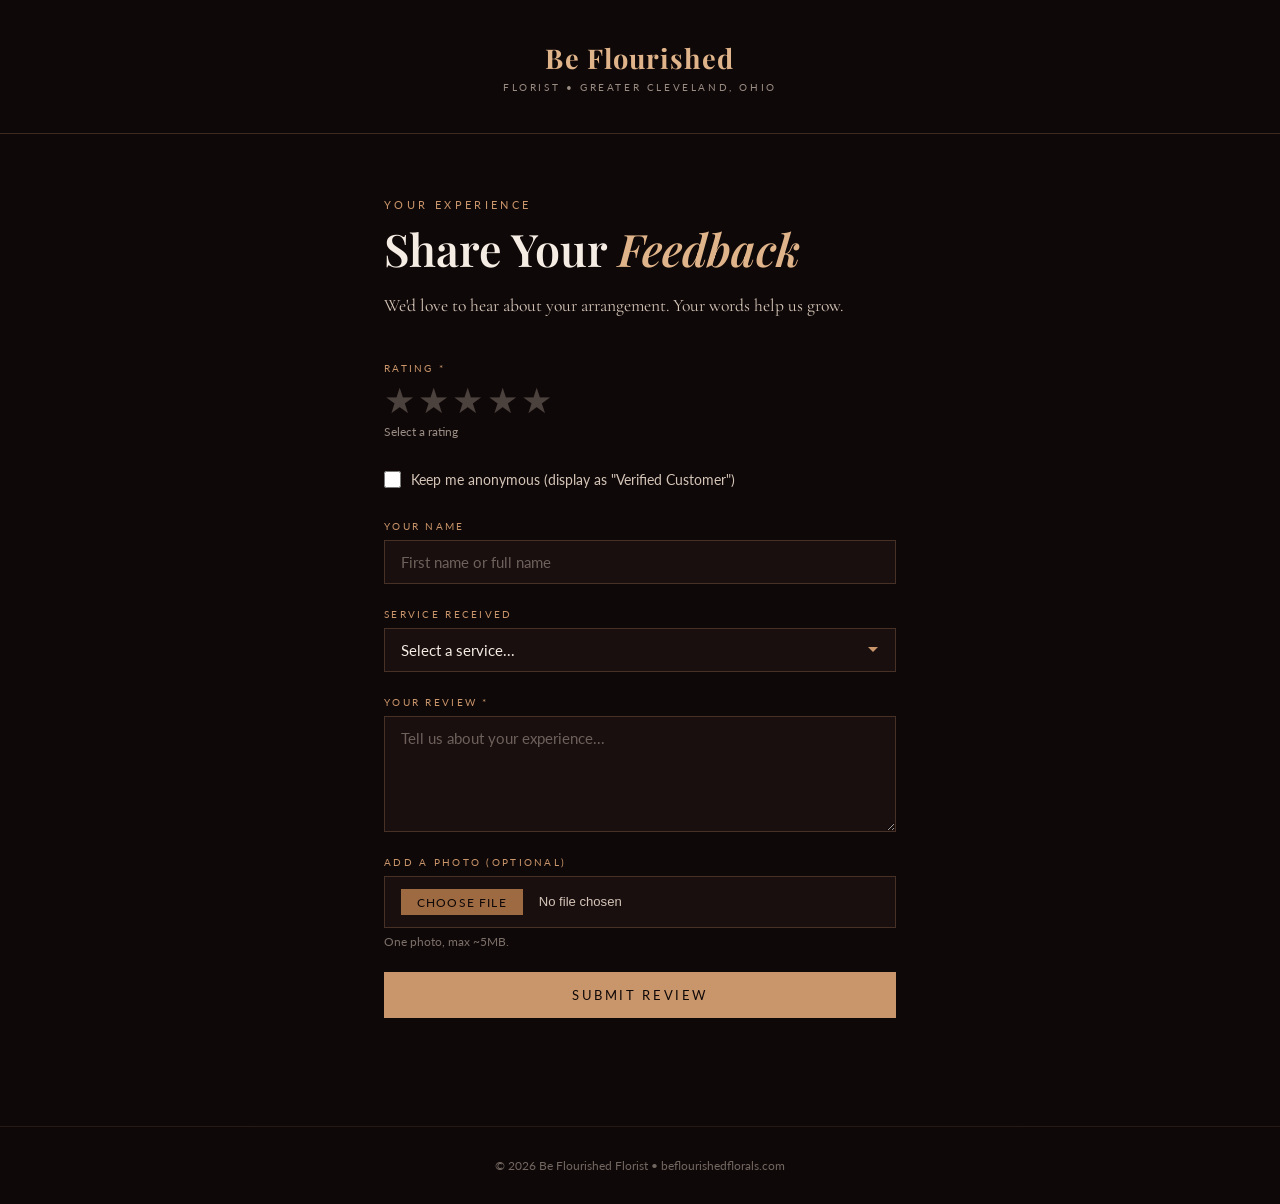
<file: feedback.html>
<!DOCTYPE html>
<html lang="en">
<head>
  <meta charset="UTF-8" />
  <meta name="viewport" content="width=device-width, initial-scale=1.0" />
  <title>Share Your Experience | Be Flourished</title>
  <link rel="preconnect" href="https://fonts.googleapis.com" />
  <link rel="preconnect" href="https://fonts.gstatic.com" crossorigin />
  <link href="https://fonts.googleapis.com/css2?family=Playfair+Display:ital,wght@0,400;0,600;0,700;1,400;1,600&family=Cormorant+Garamond:ital,wght@0,300;0,400;1,300;1,400&family=Lato:wght@300;400&display=swap" rel="stylesheet" />
  <link rel="stylesheet" href="feedback.css" />
</head>
<body>
  <div class="fb-page">

    <header class="fb-header">
      <a href="/" class="fb-logo">Be Flourished</a>
      <p class="fb-logo-sub">Florist &bull; Greater Cleveland, Ohio</p>
    </header>

    <main class="fb-main">
      <p class="fb-eyebrow">Your Experience</p>
      <h1 class="fb-title">Share Your <em>Feedback</em></h1>
      <p class="fb-intro">We'd love to hear about your arrangement. Your words help us grow.</p>

      <form class="fb-form" id="feedbackForm"
            action="https://formspree.io/f/FEEDBACK_FORM_ID"
            method="POST"
            enctype="multipart/form-data">

        <input type="hidden" name="orderRef" id="orderRef" value="" />
        <input type="hidden" name="_subject" value="New Customer Feedback — Be Flourished" />

        <!-- Star rating — radio inputs in reverse order so CSS ~ works left-to-right -->
        <div class="fb-group">
          <label class="fb-label">Rating *</label>
          <div class="star-rating" role="radiogroup" aria-label="Star rating">
            <input type="radio" name="rating" id="star5" value="5" required />
            <label for="star5" aria-label="5 stars">&#9733;</label>
            <input type="radio" name="rating" id="star4" value="4" />
            <label for="star4" aria-label="4 stars">&#9733;</label>
            <input type="radio" name="rating" id="star3" value="3" />
            <label for="star3" aria-label="3 stars">&#9733;</label>
            <input type="radio" name="rating" id="star2" value="2" />
            <label for="star2" aria-label="2 stars">&#9733;</label>
            <input type="radio" name="rating" id="star1" value="1" />
            <label for="star1" aria-label="1 star">&#9733;</label>
          </div>
          <p class="fb-star-hint" id="starHint">Select a rating</p>
        </div>

        <!-- Anonymous toggle -->
        <div class="fb-group">
          <label class="fb-check-label">
            <input type="checkbox" id="keepAnonymous" name="anonymous" value="true" />
            <span>Keep me anonymous (display as "Verified Customer")</span>
          </label>
        </div>

        <!-- Name field (hidden when anonymous) -->
        <div class="fb-group" id="nameGroup">
          <label class="fb-label" for="reviewerName">Your Name</label>
          <input type="text" id="reviewerName" name="name" placeholder="First name or full name" />
        </div>

        <!-- Service dropdown -->
        <div class="fb-group">
          <label class="fb-label" for="reviewService">Service Received</label>
          <select id="reviewService" name="service">
            <option value="">Select a service...</option>
            <option>Wedding Florals</option>
            <option>Custom Bouquet</option>
            <option>Event Florals</option>
            <option>Sympathy &amp; Tributes</option>
            <option>Delivery</option>
            <option>Other</option>
          </select>
        </div>

        <!-- Review text -->
        <div class="fb-group">
          <label class="fb-label" for="reviewMessage">Your Review *</label>
          <textarea id="reviewMessage" name="message" rows="5"
                    placeholder="Tell us about your experience..."
                    required></textarea>
        </div>

        <!-- Photo upload -->
        <div class="fb-group">
          <label class="fb-label" for="reviewPhoto">Add a Photo (optional)</label>
          <input type="file" id="reviewPhoto" name="photo"
                 accept="image/*" class="fb-file-input" />
          <p class="fb-hint">One photo, max ~5MB.</p>
        </div>

        <button type="submit" class="fb-submit" id="fbSubmitBtn">Submit Review</button>
        <p class="fb-error" id="fbError"></p>
      </form>

      <!-- Success state -->
      <div class="fb-success" id="fbSuccess" style="display:none">
        <div class="fb-success-icon">&#10003;</div>
        <h2>Thank You!</h2>
        <p>Your feedback has been received. We're so grateful you took the time to share your experience.</p>
        <a href="/" class="fb-back-btn">Back to Website</a>
      </div>
    </main>

    <footer class="fb-footer">
      <p>&copy; 2026 Be Flourished Florist &bull; <a href="/">beflourishedflorals.com</a></p>
    </footer>
  </div>

  <script src="feedback.js"></script>
</body>
</html>
</file>
<file: styles.css>
/* ============================================================
   BE FLOURISHED — Florist Website
   Color palette from business card: dark moody background,
   rose-gold/copper accents, warm cream text
   ============================================================ */

:root {
  --bg:        #0f0808;
  --bg2:       #1a0f0f;
  --bg3:       #221414;
  --gold:      #c9956a;
  --gold-lt:   #e0b48a;
  --gold-dk:   #9e6a42;
  --cream:     #f5ede4;
  --cream-dk:  #d4c5b8;
  --white:     #ffffff;
  --border:    rgba(201,149,106,0.25);
  --radius:    4px;
  --transition: 0.35s ease;
}

*, *::before, *::after { box-sizing: border-box; margin: 0; padding: 0; }

html { scroll-behavior: smooth; }

body {
  font-family: 'Lato', sans-serif;
  background: var(--bg);
  color: var(--cream);
  overflow-x: hidden;
}

img { display: block; width: 100%; height: 100%; object-fit: cover; }

a { color: inherit; text-decoration: none; }

/* ── Typography helpers ── */
.section-eyebrow {
  font-family: 'Lato', sans-serif;
  font-size: 0.7rem;
  font-weight: 400;
  letter-spacing: 0.3em;
  text-transform: uppercase;
  color: var(--gold);
  margin-bottom: 0.75rem;
}

.section-title {
  font-family: 'Playfair Display', serif;
  font-size: clamp(2rem, 4vw, 3rem);
  font-weight: 600;
  color: var(--cream);
  line-height: 1.15;
}

.section-title em {
  font-style: italic;
  color: var(--gold-lt);
}

/* ── Buttons ── */
.btn-primary {
  display: inline-block;
  padding: 0.85rem 2.2rem;
  background: var(--gold);
  color: var(--bg);
  font-family: 'Lato', sans-serif;
  font-size: 0.8rem;
  font-weight: 400;
  letter-spacing: 0.2em;
  text-transform: uppercase;
  border: none;
  cursor: pointer;
  transition: background var(--transition), transform var(--transition);
}

.btn-primary:hover {
  background: var(--gold-lt);
  transform: translateY(-2px);
}

.btn-outline {
  display: inline-block;
  padding: 0.85rem 2.2rem;
  border: 1px solid var(--gold);
  color: var(--gold);
  font-family: 'Lato', sans-serif;
  font-size: 0.8rem;
  font-weight: 400;
  letter-spacing: 0.2em;
  text-transform: uppercase;
  transition: background var(--transition), color var(--transition), transform var(--transition);
}

.btn-outline:hover {
  background: var(--gold);
  color: var(--bg);
  transform: translateY(-2px);
}

.btn-full { width: 100%; text-align: center; }

/* ============================================================
   SEASONAL HOLIDAY BANNER
   ============================================================ */
.seasonal-banner {
  position: fixed;
  top: -70px;
  left: 0; right: 0;
  z-index: 110;
  height: 54px;
  background: linear-gradient(135deg, #5c1a28 0%, #7d2638 50%, #5c1a28 100%);
  border-bottom: 1px solid rgba(201,149,106,0.35);
  display: flex;
  align-items: center;
  justify-content: space-between;
  padding: 0 5%;
  transition: top 0.5s cubic-bezier(0.34, 1.56, 0.64, 1);
}

.seasonal-banner.show { top: 0; }

/* When banner is visible, push nav down */
.has-banner .nav { top: 54px; }

.banner-inner {
  display: flex;
  align-items: center;
  gap: 1rem;
  flex: 1;
  overflow: hidden;
}

.banner-bloom {
  color: var(--gold-lt);
  font-size: 1rem;
  flex-shrink: 0;
  animation: gentlePulse 3s ease-in-out infinite;
}

@keyframes gentlePulse {
  0%, 100% { transform: scale(1); opacity: 1; }
  50%       { transform: scale(1.2); opacity: 0.8; }
}

.banner-text {
  display: flex;
  align-items: center;
  gap: 0.6rem;
  overflow: hidden;
  white-space: nowrap;
}

.banner-occasion {
  font-family: 'Playfair Display', serif;
  font-size: 0.92rem;
  font-weight: 600;
  color: var(--cream);
}

.banner-tagline {
  font-size: 0.75rem;
  color: var(--cream-dk);
  white-space: nowrap;
}

.banner-countdown {
  font-size: 0.7rem;
  font-weight: 700;
  letter-spacing: 0.12em;
  text-transform: uppercase;
  color: var(--gold-lt);
  background: rgba(201,149,106,0.15);
  padding: 0.25rem 0.75rem;
  border: 1px solid rgba(201,149,106,0.3);
  white-space: nowrap;
  flex-shrink: 0;
}

.banner-cta {
  display: inline-block;
  padding: 0.3rem 1.1rem;
  background: var(--gold);
  color: var(--bg);
  font-size: 0.68rem;
  font-weight: 700;
  letter-spacing: 0.15em;
  text-transform: uppercase;
  white-space: nowrap;
  flex-shrink: 0;
  transition: background 0.2s;
}
.banner-cta:hover { background: var(--gold-lt); }

.banner-dismiss {
  background: none;
  border: none;
  color: var(--cream-dk);
  font-size: 1.2rem;
  cursor: pointer;
  padding: 0 0 0 1rem;
  line-height: 1;
  flex-shrink: 0;
  transition: color 0.2s;
}
.banner-dismiss:hover { color: var(--cream); }

@media (max-width: 600px) {
  .banner-tagline { display: none; }
  .banner-text { gap: 0; }
  .seasonal-banner { padding: 0 4%; gap: 0.5rem; }
  .banner-inner { gap: 0.6rem; }
}

@media (max-width: 480px) {
  .banner-countdown { display: none; }
}

/* ============================================================
   NAV
   ============================================================ */
.nav {
  position: fixed;
  top: 0; left: 0; right: 0;
  z-index: 100;
  display: flex;
  align-items: center;
  justify-content: space-between;
  padding: 1.25rem 5%;
  transition: background 0.4s, padding 0.4s, box-shadow 0.4s;
}

.nav.scrolled {
  background: rgba(10,5,5,0.95);
  backdrop-filter: blur(12px);
  padding: 0.9rem 5%;
  box-shadow: 0 2px 30px rgba(0,0,0,0.6);
}

.nav-logo {
  font-family: 'Playfair Display', serif;
  font-size: 1.4rem;
  font-weight: 700;
  color: var(--gold);
  letter-spacing: 0.04em;
}

.nav-links {
  display: flex;
  list-style: none;
  gap: 2.5rem;
}

.nav-links a {
  font-size: 0.72rem;
  letter-spacing: 0.2em;
  text-transform: uppercase;
  color: var(--cream-dk);
  transition: color var(--transition);
}

.nav-links a:hover { color: var(--gold-lt); }

.nav-cta {
  font-size: 0.72rem;
  letter-spacing: 0.2em;
  text-transform: uppercase;
  color: var(--gold);
  border: 1px solid var(--gold);
  padding: 0.5rem 1.4rem;
  transition: background var(--transition), color var(--transition);
}

.nav-cta:hover { background: var(--gold); color: var(--bg); }

.nav-hamburger {
  display: none;
  flex-direction: column;
  gap: 5px;
  background: none;
  border: none;
  cursor: pointer;
  padding: 4px;
}

.nav-hamburger span {
  display: block;
  width: 24px;
  height: 1.5px;
  background: var(--cream);
  transition: transform 0.3s;
}

/* ── Mobile Menu ── */
.mobile-menu {
  position: fixed;
  inset: 0;
  z-index: 200;
  background: var(--bg2);
  display: flex;
  flex-direction: column;
  align-items: center;
  justify-content: center;
  gap: 2rem;
  transform: translateX(100%);
  transition: transform 0.4s cubic-bezier(0.77,0,0.175,1);
}

.mobile-menu.open { transform: translateX(0); }

.mobile-menu ul { list-style: none; text-align: center; }

.mobile-menu ul li { margin-bottom: 1.8rem; }

.mobile-link {
  font-family: 'Playfair Display', serif;
  font-size: 1.6rem;
  color: var(--cream);
  transition: color var(--transition);
}

.mobile-link:hover { color: var(--gold-lt); }

.mobile-close {
  position: absolute;
  top: 1.5rem; right: 2rem;
  background: none;
  border: none;
  font-size: 2rem;
  color: var(--cream-dk);
  cursor: pointer;
}

/* ============================================================
   HERO
   ============================================================ */
.hero {
  position: relative;
  min-height: 100vh;
  display: flex;
  align-items: center;
  justify-content: center;
  overflow: hidden;
  background:
    radial-gradient(ellipse at 70% 30%, rgba(80,20,10,0.7) 0%, transparent 60%),
    radial-gradient(ellipse at 20% 80%, rgba(60,15,10,0.5) 0%, transparent 55%),
    url('https://images.unsplash.com/photo-1487530811015-780780169993?w=1800&q=80') center/cover no-repeat;
}

.hero-overlay {
  position: absolute;
  inset: 0;
  background: linear-gradient(
    to bottom,
    rgba(10,5,5,0.55) 0%,
    rgba(10,5,5,0.2) 40%,
    rgba(10,5,5,0.75) 100%
  );
}

/* Decorative petals */
.hero-petals { position: absolute; inset: 0; pointer-events: none; }

.petal {
  position: absolute;
  border-radius: 50% 0;
  opacity: 0.12;
  background: var(--gold);
  animation: floatPetal 14s ease-in-out infinite alternate;
}

.p1 { width: 60px; height: 60px; top: 12%; left: 8%; animation-delay: 0s; }
.p2 { width: 90px; height: 90px; top: 60%; left: 3%; animation-delay: -3s; }
.p3 { width: 45px; height: 45px; top: 25%; right: 10%; animation-delay: -5s; }
.p4 { width: 70px; height: 70px; top: 70%; right: 6%; animation-delay: -8s; }
.p5 { width: 50px; height: 50px; top: 45%; left: 50%; animation-delay: -2s; }

@keyframes floatPetal {
  0%   { transform: translate(0, 0) rotate(0deg); }
  100% { transform: translate(20px, -30px) rotate(45deg); }
}

.hero-content {
  position: relative;
  z-index: 2;
  text-align: center;
  padding: 0 1.5rem;
  max-width: 700px;
}

.hero-tagline {
  font-size: 0.72rem;
  letter-spacing: 0.35em;
  text-transform: uppercase;
  color: var(--gold);
  margin-bottom: 1.2rem;
  opacity: 0;
  animation: fadeUp 1s 0.3s forwards;
}

.hero-title {
  font-family: 'Playfair Display', serif;
  font-size: clamp(3.5rem, 10vw, 7rem);
  font-weight: 700;
  line-height: 1.05;
  color: var(--white);
  margin-bottom: 1.5rem;
  opacity: 0;
  animation: fadeUp 1s 0.55s forwards;
}

.hero-title em {
  font-style: italic;
  color: var(--gold-lt);
}

.hero-sub {
  font-family: 'Cormorant Garamond', serif;
  font-size: clamp(1rem, 2.5vw, 1.3rem);
  font-weight: 300;
  color: var(--cream-dk);
  line-height: 1.7;
  margin-bottom: 2.5rem;
  opacity: 0;
  animation: fadeUp 1s 0.8s forwards;
}

.hero-buttons {
  display: flex;
  gap: 1rem;
  justify-content: center;
  flex-wrap: wrap;
  opacity: 0;
  animation: fadeUp 1s 1.05s forwards;
}

.hero-scroll {
  position: absolute;
  bottom: 2.5rem;
  left: 50%;
  transform: translateX(-50%);
  display: flex;
  flex-direction: column;
  align-items: center;
  gap: 0.5rem;
  z-index: 2;
  opacity: 0;
  animation: fadeIn 1s 1.5s forwards;
}

.hero-scroll span {
  font-size: 0.65rem;
  letter-spacing: 0.25em;
  text-transform: uppercase;
  color: var(--gold);
}

.hero-scroll-line {
  width: 1px;
  height: 40px;
  background: linear-gradient(to bottom, var(--gold), transparent);
  animation: scrollPulse 2s ease-in-out infinite;
}

@keyframes scrollPulse {
  0%, 100% { opacity: 0.4; transform: scaleY(1); }
  50%       { opacity: 1;   transform: scaleY(1.15); }
}

@keyframes fadeUp {
  from { opacity: 0; transform: translateY(30px); }
  to   { opacity: 1; transform: translateY(0); }
}

@keyframes fadeIn {
  from { opacity: 0; }
  to   { opacity: 1; }
}

/* ============================================================
   MARQUEE
   ============================================================ */
.marquee-wrap {
  overflow: hidden;
  background: var(--gold-dk);
  padding: 0.9rem 0;
  white-space: nowrap;
}

.marquee-track {
  display: inline-block;
  animation: marquee 28s linear infinite;
}

.marquee-track span {
  display: inline-block;
  font-size: 0.7rem;
  letter-spacing: 0.2em;
  text-transform: uppercase;
  color: var(--bg);
  font-weight: 400;
  padding: 0 1rem;
}

.marquee-dot { color: rgba(10,5,5,0.5) !important; font-size: 0.55rem !important; }

@keyframes marquee {
  from { transform: translateX(0); }
  to   { transform: translateX(-50%); }
}

/* ============================================================
   ABOUT
   ============================================================ */
.about {
  display: grid;
  grid-template-columns: 1fr 1fr;
  gap: 5rem;
  align-items: center;
  padding: 7rem 8%;
  background: var(--bg2);
}

.about-image-col { position: relative; }

.about-img-frame {
  position: relative;
  aspect-ratio: 3/4;
  overflow: hidden;
}

.about-img-frame img { transition: transform 0.8s ease; }

.about-img-frame:hover img { transform: scale(1.04); }

.about-img-accent {
  position: absolute;
  bottom: -1.5rem;
  right: -1.5rem;
  width: 60%;
  height: 60%;
  border: 1px solid var(--border);
  z-index: -1;
}

.about-badge {
  position: absolute;
  top: -1.5rem;
  left: -1.5rem;
  width: 100px;
  height: 100px;
  background: var(--gold-dk);
  display: flex;
  flex-direction: column;
  align-items: center;
  justify-content: center;
  border-radius: 50%;
}

.badge-num {
  font-size: 0.6rem;
  letter-spacing: 0.15em;
  text-transform: uppercase;
  color: var(--cream-dk);
}

.badge-year {
  font-family: 'Playfair Display', serif;
  font-size: 1.6rem;
  font-weight: 700;
  color: var(--cream);
  line-height: 1;
}

.about-body {
  font-family: 'Cormorant Garamond', serif;
  font-size: 1.15rem;
  line-height: 1.9;
  color: var(--cream-dk);
  margin-top: 1.5rem;
}


/* ============================================================
   SERVICES
   ============================================================ */
.services {
  padding: 7rem 8%;
  background: var(--bg);
}

.services-header {
  text-align: center;
  margin-bottom: 4rem;
}

.services-subtitle {
  font-family: 'Cormorant Garamond', serif;
  font-size: 1.15rem;
  color: var(--cream-dk);
  margin-top: 1rem;
}

.services-grid {
  display: grid;
  grid-template-columns: repeat(3, 1fr);
  gap: 1.5px;
  background: var(--border);
}

.service-card {
  background: var(--bg2);
  padding: 3rem 2.5rem;
  transition: background var(--transition), transform var(--transition);
  position: relative;
  overflow: hidden;
}

.service-card::before {
  content: '';
  position: absolute;
  bottom: 0; left: 0; right: 0;
  height: 2px;
  background: var(--gold);
  transform: scaleX(0);
  transition: transform var(--transition);
  transform-origin: left;
}

.service-card:hover::before { transform: scaleX(1); }

.service-card:hover { background: var(--bg3); }

.featured-card {
  background: var(--bg3);
  border-top: 2px solid var(--gold);
}

.service-icon {
  font-size: 1.6rem;
  color: var(--gold);
  margin-bottom: 1.2rem;
}

.service-card h3 {
  font-family: 'Playfair Display', serif;
  font-size: 1.3rem;
  color: var(--cream);
  margin-bottom: 0.85rem;
}

.service-card p {
  font-family: 'Cormorant Garamond', serif;
  font-size: 1.05rem;
  line-height: 1.75;
  color: var(--cream-dk);
  margin-bottom: 1.5rem;
}

.service-link {
  font-size: 0.72rem;
  letter-spacing: 0.2em;
  text-transform: uppercase;
  color: var(--gold);
  transition: color var(--transition), letter-spacing var(--transition);
}

.service-link:hover { color: var(--gold-lt); letter-spacing: 0.3em; }

/* ============================================================
   GALLERY
   ============================================================ */
.gallery {
  padding: 7rem 8%;
  background: var(--bg2);
}

.gallery-header {
  text-align: center;
  margin-bottom: 3.5rem;
}

.gallery-grid {
  display: grid;
  grid-template-columns: repeat(3, 1fr);
  grid-auto-rows: 380px;
  gap: 8px;
}

.gallery-item {
  position: relative;
  overflow: hidden;
  cursor: pointer;
}

.gallery-item img {
  transition: transform 0.7s ease;
}

.gallery-item:hover img { transform: scale(1.07); }

.gi-large {
  grid-row: 1 / 3;
}

.gi-wide {
  grid-column: 2 / 4;
}

.gallery-overlay {
  position: absolute;
  inset: 0;
  background: linear-gradient(to top, rgba(10,5,5,0.75) 0%, transparent 50%);
  display: flex;
  align-items: flex-end;
  padding: 1.25rem;
  opacity: 0;
  transition: opacity var(--transition);
}

.gallery-item:hover .gallery-overlay { opacity: 1; }

.gallery-overlay span {
  font-size: 0.72rem;
  letter-spacing: 0.2em;
  text-transform: uppercase;
  color: var(--gold-lt);
}

.gallery-footer {
  display: flex;
  align-items: center;
  justify-content: center;
  gap: 1.5rem;
  margin-top: 2.5rem;
}

.gallery-cta-text {
  font-family: 'Cormorant Garamond', serif;
  font-size: 1.1rem;
  color: var(--cream-dk);
  font-style: italic;
  margin: 0;
}

.gallery-social {
  display: flex;
  gap: 1rem;
  justify-content: center;
}

.gallery-social a {
  width: 38px;
  height: 38px;
  border: 1px solid var(--border);
  display: flex;
  align-items: center;
  justify-content: center;
  color: var(--cream-dk);
  transition: border-color var(--transition), color var(--transition);
}

.gallery-social a:hover { border-color: var(--gold); color: var(--gold); }


/* ============================================================
   CONTACT
   ============================================================ */
.contact {
  display: grid;
  grid-template-columns: 1fr 1fr;
  gap: 5rem;
  align-items: start;
  padding: 7rem 8%;
  background: var(--bg2);
}

.contact-body {
  font-family: 'Cormorant Garamond', serif;
  font-size: 1.15rem;
  line-height: 1.85;
  color: var(--cream-dk);
  margin-top: 1.5rem;
  margin-bottom: 2.5rem;
}

.contact-info { display: flex; flex-direction: column; gap: 1.5rem; }

.contact-item {
  display: flex;
  align-items: flex-start;
  gap: 1rem;
}

.contact-icon {
  width: 40px;
  height: 40px;
  border: 1px solid var(--border);
  display: flex;
  align-items: center;
  justify-content: center;
  color: var(--gold);
  font-size: 0.9rem;
  flex-shrink: 0;
}

.contact-label {
  display: block;
  font-size: 0.65rem;
  letter-spacing: 0.2em;
  text-transform: uppercase;
  color: var(--gold);
  margin-bottom: 0.25rem;
}

.contact-value {
  font-family: 'Cormorant Garamond', serif;
  font-size: 1.1rem;
  color: var(--cream-dk);
  transition: color var(--transition);
}

.contact-value:hover { color: var(--gold-lt); }

/* ── Form ── */
.contact-form, .form-success {
  background: var(--bg3);
  padding: 3rem;
  border: 1px solid var(--border);
}

.form-success { display: none; text-align: center; }

.form-success.show { display: block; }

.success-icon {
  font-size: 2.5rem;
  color: var(--gold);
  margin-bottom: 1rem;
}

.form-success h3 {
  font-family: 'Playfair Display', serif;
  font-size: 1.8rem;
  color: var(--cream);
  margin-bottom: 0.75rem;
}

.form-success p {
  font-family: 'Cormorant Garamond', serif;
  font-size: 1.1rem;
  color: var(--cream-dk);
  line-height: 1.75;
}

.form-row {
  display: grid;
  grid-template-columns: 1fr 1fr;
  gap: 1rem;
}

.form-group {
  display: flex;
  flex-direction: column;
  gap: 0.5rem;
  margin-bottom: 1.25rem;
}

.form-group label {
  font-size: 0.68rem;
  letter-spacing: 0.2em;
  text-transform: uppercase;
  color: var(--gold);
}

.form-group input,
.form-group select,
.form-group textarea {
  background: var(--bg2);
  border: 1px solid var(--border);
  color: var(--cream);
  font-family: 'Cormorant Garamond', serif;
  font-size: 1rem;
  padding: 0.8rem 1rem;
  outline: none;
  transition: border-color var(--transition);
  appearance: none;
  border-radius: 0;
}

.form-group select {
  cursor: pointer;
  background-image: url("data:image/svg+xml,%3Csvg xmlns='http://www.w3.org/2000/svg' width='12' height='12' viewBox='0 0 12 12'%3E%3Cpath fill='%23c9956a' d='M6 8L1 3h10z'/%3E%3C/svg%3E");
  background-repeat: no-repeat;
  background-position: right 1rem center;
  padding-right: 2.5rem;
}

.form-group select option { background: var(--bg2); }

.form-group input:focus,
.form-group select:focus,
.form-group textarea:focus {
  border-color: var(--gold);
}

.form-group input::placeholder,
.form-group textarea::placeholder { color: var(--cream-dk); opacity: 0.5; }

.form-group textarea { resize: vertical; }

.form-note {
  margin-top: 1rem;
  font-size: 0.72rem;
  text-align: center;
  color: var(--cream-dk);
  opacity: 0.6;
}

.form-error {
  margin-top: 0.75rem;
  font-size: 0.8rem;
  text-align: center;
  color: #e07070;
  min-height: 1.2em;
}

/* ============================================================
   FOOTER
   ============================================================ */
.footer {
  background: var(--bg);
  border-top: 1px solid var(--border);
}

.footer-top {
  display: grid;
  grid-template-columns: 2fr 1fr 1fr;
  gap: 4rem;
  padding: 5rem 8% 4rem;
}

.footer-logo {
  font-family: 'Playfair Display', serif;
  font-size: 1.6rem;
  font-weight: 700;
  color: var(--gold);
  margin-bottom: 0.5rem;
}

.footer-tagline {
  font-size: 0.72rem;
  letter-spacing: 0.15em;
  text-transform: uppercase;
  color: var(--cream-dk);
  margin-bottom: 1.5rem;
}

.footer-social {
  display: flex;
  gap: 1rem;
}

.footer-social a {
  width: 38px;
  height: 38px;
  border: 1px solid var(--border);
  display: flex;
  align-items: center;
  justify-content: center;
  color: var(--cream-dk);
  transition: border-color var(--transition), color var(--transition);
}

.footer-social a:hover { border-color: var(--gold); color: var(--gold); }

.footer-links h4,
.footer-contact h4 {
  font-family: 'Playfair Display', serif;
  font-size: 0.9rem;
  font-weight: 600;
  color: var(--cream);
  margin-bottom: 1.5rem;
  letter-spacing: 0.05em;
}

.footer-links ul { list-style: none; }

.footer-links li { margin-bottom: 0.75rem; }

.footer-links a,
.footer-contact p,
.footer-contact a {
  font-size: 0.85rem;
  color: var(--cream-dk);
  transition: color var(--transition);
  line-height: 1.8;
}

.footer-links a:hover,
.footer-contact a:hover { color: var(--gold-lt); }

.footer-bottom {
  padding: 1.5rem 8%;
  border-top: 1px solid var(--border);
  display: flex;
  justify-content: space-between;
  align-items: center;
}

.footer-bottom p {
  font-size: 0.72rem;
  color: var(--cream-dk);
  opacity: 0.6;
}

/* ============================================================
   SCROLL ANIMATIONS (intersection observer driven)
   ============================================================ */
.reveal {
  opacity: 0;
  transform: translateY(28px);
  transition: opacity 0.7s ease, transform 0.7s ease;
}

.reveal.visible {
  opacity: 1;
  transform: translateY(0);
}

.reveal-delay-1 { transition-delay: 0.1s; }
.reveal-delay-2 { transition-delay: 0.2s; }
.reveal-delay-3 { transition-delay: 0.3s; }
.reveal-delay-4 { transition-delay: 0.4s; }
.reveal-delay-5 { transition-delay: 0.5s; }

/* ============================================================
   RESPONSIVE
   ============================================================ */
@media (max-width: 1024px) {
  .about {
    grid-template-columns: 1fr;
    gap: 3.5rem;
  }

  .about-image-col { max-width: 480px; margin: 0 auto; }

  .services-grid {
    grid-template-columns: repeat(2, 1fr);
  }

  .gallery-grid {
    grid-template-rows: 220px 220px;
  }

.contact {
    grid-template-columns: 1fr;
    gap: 4rem;
  }

  .footer-top {
    grid-template-columns: 1fr 1fr;
  }

  .footer-brand { grid-column: 1 / -1; }
}

@media (max-width: 768px) {
  .nav-links, .nav-cta { display: none; }
  .nav-hamburger { display: flex; }

  .services-grid {
    grid-template-columns: 1fr;
    background: none;
    gap: 1.5rem;
  }

  .service-card { border: 1px solid var(--border); }
  .featured-card { border-top: 2px solid var(--gold); }

  .gallery-grid {
    grid-template-columns: 1fr 1fr;
    grid-template-rows: repeat(4, 200px);
  }

  .gi-large { grid-row: unset; }
  .gi-wide  { grid-column: unset; }

  .form-row { grid-template-columns: 1fr; }

  .contact-form, .form-success { padding: 2rem 1.5rem; }

  .footer-top {
    grid-template-columns: 1fr;
    gap: 2.5rem;
    padding: 4rem 8% 3rem;
  }

  .footer-brand { grid-column: unset; }

  .footer-bottom {
    flex-direction: column;
    gap: 0.5rem;
    text-align: center;
  }
}

@media (max-width: 480px) {
  .about { padding: 5rem 6%; }
  .services { padding: 5rem 6%; }
  .gallery { padding: 5rem 6%; }
  .testimonials { padding: 5rem 6%; }
  .reviews-section { padding: 5rem 6%; }
  .contact { padding: 5rem 6%; }

.gallery-grid {
    grid-template-columns: 1fr;
    grid-template-rows: repeat(6, 220px);
  }

  .hero-buttons { flex-direction: column; align-items: center; }
}

/* ============================================================
   REVIEWS SECTION (homepage)
   ============================================================ */
.reviews-section {
  padding: 7rem 8%;
  background: var(--bg);
}

.reviews-section-header {
  text-align: center;
  margin-bottom: 4rem;
}

.reviews-loading {
  text-align: center;
  font-size: 0.8rem;
  color: var(--cream-dk);
  opacity: 0.4;
  letter-spacing: 0.12em;
  padding: 2rem 0;
}

.reviews-pub-grid {
  display: grid;
  grid-template-columns: repeat(auto-fill, minmax(300px, 1fr));
  gap: 1.5rem;
}

.review-card-pub {
  background: var(--bg2);
  border: 1px solid var(--border);
  padding: 2rem 2rem 1.75rem;
  display: flex;
  flex-direction: column;
  gap: 1rem;
  transition: border-color var(--transition), transform var(--transition);
}

.review-card-pub:hover {
  border-color: rgba(201,149,106,0.5);
  transform: translateY(-3px);
}

.rv-pub-stars {
  color: var(--gold);
  font-size: 1.05rem;
  letter-spacing: 0.1em;
  line-height: 1;
}

.rv-pub-stars .empty-star {
  color: var(--cream-dk);
  opacity: 0.25;
}

.rv-pub-text {
  font-family: 'Cormorant Garamond', serif;
  font-size: 1.08rem;
  line-height: 1.85;
  color: var(--cream-dk);
  font-style: italic;
  flex: 1;
}

.rv-pub-photo {
  width: 100%;
  aspect-ratio: 4/3;
  overflow: hidden;
  border: 1px solid var(--border);
}

.rv-pub-photo img {
  width: 100%;
  height: 100%;
  object-fit: cover;
  transition: transform 0.6s ease;
}

.review-card-pub:hover .rv-pub-photo img { transform: scale(1.04); }

.rv-pub-footer {
  display: flex;
  align-items: flex-end;
  justify-content: space-between;
  gap: 0.5rem;
  flex-wrap: wrap;
}

.rv-pub-customer {
  display: flex;
  flex-direction: column;
  gap: 0.2rem;
}

.rv-pub-name {
  font-size: 0.88rem;
  font-weight: 700;
  color: var(--cream);
}

.rv-pub-meta {
  font-size: 0.68rem;
  letter-spacing: 0.1em;
  text-transform: uppercase;
  color: var(--cream-dk);
  opacity: 0.6;
}

.rv-pub-badge {
  font-size: 0.6rem;
  font-weight: 700;
  letter-spacing: 0.08em;
  text-transform: uppercase;
  color: #6bbf8e;
  background: rgba(107,191,142,0.12);
  border: 1px solid rgba(107,191,142,0.25);
  padding: 0.2rem 0.6rem;
  white-space: nowrap;
}

@media (max-width: 768px) {
  .reviews-pub-grid {
    grid-template-columns: 1fr;
    max-width: 480px;
    margin: 0 auto;
  }
}

/* ── Mother's Day Payment Notice ── */
.mothers-day-notice {
  background: var(--bg3);
  border: 1px solid var(--border);
  border-radius: 6px;
  overflow: hidden;
  margin-bottom: 1.5rem;
}
.mdn-header {
  display: flex;
  align-items: center;
  justify-content: space-between;
  background: rgba(201,149,106,0.12);
  border-bottom: 1px solid var(--border);
  padding: 0.65rem 1rem;
}
.mdn-title {
  font-family: 'Playfair Display', serif;
  font-size: 1.1rem;
  color: var(--gold-lt);
  letter-spacing: 0.02em;
  min-width: 0;
}
.mdn-deadline-pill {
  font-size: 0.72rem;
  font-weight: 700;
  letter-spacing: 0.03em;
  padding: 0.2rem 0.55rem;
  border-radius: 20px;
  background: rgba(192,80,80,0.2);
  border: 1px solid rgba(192,80,80,0.4);
  color: #e08080;
  white-space: nowrap;
  flex-shrink: 0;
}
.mdn-body {
  padding: 0.85rem 1rem;
  font-size: 0.88rem;
  color: var(--cream);
  line-height: 1.6;
}
.mdn-body p { margin: 0; opacity: 0.9; }
.mdn-payment { margin-top: 0.75rem !important; }
.mdn-pay-link {
  display: inline-block;
  margin-top: 0.5rem;
  padding: 0.45rem 1rem;
  border: 1px solid var(--gold);
  border-radius: 3px;
  color: var(--gold-lt);
  font-weight: 700;
  letter-spacing: 0.02em;
  text-decoration: none;
  transition: background 0.2s;
}
.mdn-pay-link:hover { background: rgba(201,149,106,0.12); }
.success-payment-reminder {
  margin-top: 1.25rem;
  padding: 0.9rem 1rem;
  background: var(--bg3);
  border-left: 3px solid var(--gold);
  border-radius: 0 4px 4px 0;
  font-size: 0.88rem;
  color: var(--cream);
  line-height: 1.6;
}
.success-payment-reminder strong { color: var(--gold-lt); }
@media (max-width: 600px) {
  .mdn-header { flex-wrap: wrap; gap: 0.4rem; }
  .mdn-title { font-size: 1rem; }
}
</file>
<file: dashboard.css>
:root {
  --bg:        #0f0808;
  --bg2:       #1a0f0f;
  --bg3:       #221414;
  --bg4:       #2d1a1a;
  --gold:      #c9956a;
  --gold-lt:   #e0b48a;
  --gold-dk:   #9e6a42;
  --cream:     #f5ede4;
  --cream-dk:  #c4b5a8;
  --border:    rgba(201,149,106,0.2);
  --sidebar-w: 240px;

  --status-new:        #5b8dd9;
  --status-confirmed:  #9b6dd4;
  --status-progress:   #d4944a;
  --status-ready:      #6bbf8e;
  --status-delivered:  #4a9e6b;
  --status-cancelled:  #c06060;
  --urgent:            #c05050;
  --warning:           #b87a30;
}

*, *::before, *::after { box-sizing: border-box; margin: 0; padding: 0; }
html { font-size: 15px; }

body {
  font-family: 'Lato', sans-serif;
  background: var(--bg);
  color: var(--cream);
  min-height: 100vh;
}

a { color: inherit; text-decoration: none; }

/* ── Buttons ── */
.btn-primary {
  display: inline-block;
  padding: 0.65rem 1.6rem;
  background: var(--gold);
  color: var(--bg);
  font-size: 0.75rem;
  font-weight: 700;
  letter-spacing: 0.12em;
  text-transform: uppercase;
  border: none;
  cursor: pointer;
  transition: background 0.2s, transform 0.2s;
  white-space: nowrap;
}
.btn-primary:hover { background: var(--gold-lt); transform: translateY(-1px); }
.btn-primary:disabled { opacity: 0.5; cursor: not-allowed; transform: none; }

.btn-outline {
  display: inline-block;
  padding: 0.65rem 1.6rem;
  border: 1px solid var(--gold);
  color: var(--gold);
  font-size: 0.75rem;
  font-weight: 700;
  letter-spacing: 0.12em;
  text-transform: uppercase;
  background: none;
  cursor: pointer;
  transition: background 0.2s, color 0.2s;
  white-space: nowrap;
}
.btn-outline:hover { background: var(--gold); color: var(--bg); }
.btn-full { width: 100%; text-align: center; }

/* ============================================================
   LOGIN
   ============================================================ */
.login-screen {
  position: fixed; inset: 0;
  background: var(--bg);
  display: flex; align-items: center; justify-content: center;
  z-index: 1000;
}

.login-card {
  background: var(--bg2);
  border: 1px solid var(--border);
  padding: 3rem 2.5rem;
  width: 100%;
  max-width: 380px;
  text-align: center;
}

.login-logo {
  font-family: 'Playfair Display', serif;
  font-size: 1.8rem;
  font-weight: 700;
  color: var(--gold-lt);
  margin-bottom: 0.3rem;
}

.login-sub {
  font-size: 0.7rem;
  letter-spacing: 0.25em;
  text-transform: uppercase;
  color: var(--cream-dk);
  margin-bottom: 2.5rem;
}

.login-group {
  display: flex; flex-direction: column; gap: 0.5rem;
  margin-bottom: 1.5rem; text-align: left;
}

.login-group label {
  font-size: 0.68rem; letter-spacing: 0.18em; text-transform: uppercase;
  color: var(--gold);
}

.login-group input {
  background: var(--bg3);
  border: 1px solid var(--border);
  color: var(--cream);
  font-size: 0.95rem;
  padding: 0.75rem 1rem;
  outline: none;
  width: 100%;
  transition: border-color 0.2s;
}
.login-group input:focus { border-color: var(--gold); }

.login-error {
  color: #c06060;
  font-size: 0.8rem;
  margin-top: 0.75rem;
  min-height: 1.2em;
  text-align: center;
}

/* ============================================================
   APP LAYOUT
   ============================================================ */
.app {
  display: flex;
  min-height: 100vh;
}

/* ── SIDEBAR ── */
.sidebar {
  width: var(--sidebar-w);
  background: var(--bg2);
  border-right: 1px solid var(--border);
  display: flex;
  flex-direction: column;
  position: fixed;
  top: 0; left: 0; bottom: 0;
  z-index: 50;
  transition: transform 0.3s cubic-bezier(0.77,0,0.175,1);
}

.sidebar-logo {
  padding: 1.5rem 1.25rem 1.5rem;
  border-bottom: 1px solid var(--border);
  font-family: 'Playfair Display', serif;
  font-size: 1.1rem;
  font-weight: 700;
  color: var(--gold-lt);
  display: flex;
  align-items: center;
  justify-content: space-between;
}

.sidebar-close {
  display: none;
  background: none; border: none; color: var(--cream-dk);
  font-size: 1.4rem; cursor: pointer;
}

.sidebar-nav {
  flex: 1;
  padding: 1.5rem 0;
  display: flex;
  flex-direction: column;
  gap: 2px;
}

.nav-item {
  display: flex;
  align-items: center;
  gap: 0.75rem;
  padding: 0.85rem 1.25rem;
  font-size: 0.8rem;
  letter-spacing: 0.08em;
  color: var(--cream-dk);
  transition: background 0.2s, color 0.2s;
  border-left: 2px solid transparent;
}

.nav-item:hover { background: var(--bg3); color: var(--cream); }
.nav-item.active { background: var(--bg3); color: var(--gold-lt); border-left-color: var(--gold); }

.nav-icon { font-size: 1rem; opacity: 0.7; }

.sidebar-footer {
  padding: 1.25rem;
  border-top: 1px solid var(--border);
  display: flex;
  flex-direction: column;
  gap: 0.75rem;
}

.sidebar-back {
  font-size: 0.72rem;
  letter-spacing: 0.1em;
  color: var(--cream-dk);
  transition: color 0.2s;
}
.sidebar-back:hover { color: var(--gold-lt); }

.sidebar-logout {
  background: none; border: none;
  font-size: 0.72rem; letter-spacing: 0.1em;
  color: var(--cream-dk); cursor: pointer;
  text-align: left; padding: 0;
  transition: color 0.2s;
}
.sidebar-logout:hover { color: #c06060; }

/* ── MAIN ── */
.main {
  margin-left: var(--sidebar-w);
  flex: 1;
  display: flex;
  flex-direction: column;
  min-height: 100vh;
}

/* ── TOPBAR ── */
.topbar {
  background: var(--bg2);
  border-bottom: 1px solid var(--border);
  padding: 1rem 2rem;
  display: flex;
  align-items: center;
  gap: 1rem;
  position: sticky; top: 0; z-index: 40;
}

.topbar-menu {
  display: none;
  background: none; border: none;
  color: var(--cream); font-size: 1.2rem; cursor: pointer;
}

.topbar-title {
  font-family: 'Playfair Display', serif;
  font-size: 1.15rem;
  font-weight: 600;
  color: var(--cream);
  flex: 1;
}

/* ── VIEWS ── */
.view { display: none; padding: 2rem; }
.view.active { display: block; }

/* ============================================================
   OVERVIEW
   ============================================================ */
.stats-grid {
  display: grid;
  grid-template-columns: repeat(5, 1fr);
  gap: 1px;
  background: var(--border);
  margin-bottom: 2rem;
  border: 1px solid var(--border);
}

.stat-card {
  background: var(--bg2);
  padding: 1.5rem 1.75rem;
}

.stat-card.accent   { background: var(--bg3); border-top: 2px solid var(--gold); }
.stat-card.warning  { background: var(--bg3); border-top: 2px solid var(--warning); }

.stat-label {
  font-size: 0.68rem;
  letter-spacing: 0.18em;
  text-transform: uppercase;
  color: var(--gold);
  margin-bottom: 0.5rem;
}

.stat-value {
  font-family: 'Playfair Display', serif;
  font-size: 2.2rem;
  font-weight: 700;
  color: var(--cream);
  line-height: 1;
}

.stat-sub {
  font-size: 0.7rem;
  color: var(--cream-dk);
  margin-top: 0.3rem;
}

.overview-cols {
  display: grid;
  grid-template-columns: 1fr 1fr;
  gap: 1.5rem;
}

.overview-col {
  background: var(--bg2);
  border: 1px solid var(--border);
  padding: 1.5rem;
}

.section-head {
  display: flex;
  align-items: center;
  justify-content: space-between;
  margin-bottom: 1.25rem;
  padding-bottom: 0.75rem;
  border-bottom: 1px solid var(--border);
}

.section-head h2 {
  font-family: 'Playfair Display', serif;
  font-size: 1rem;
  font-weight: 600;
  color: var(--cream);
}

.view-all {
  font-size: 0.68rem;
  letter-spacing: 0.15em;
  text-transform: uppercase;
  color: var(--gold);
  transition: color 0.2s;
}
.view-all:hover { color: var(--gold-lt); }

/* Recent list */
.recent-list, .upcoming-list {
  display: flex;
  flex-direction: column;
  gap: 0.6rem;
}

.recent-item, .upcoming-item {
  display: flex;
  align-items: center;
  justify-content: space-between;
  padding: 0.65rem 0.75rem;
  background: var(--bg3);
  cursor: pointer;
  transition: background 0.2s;
  gap: 0.5rem;
}
.recent-item:hover, .upcoming-item:hover { background: var(--bg4); }

.recent-name {
  font-size: 0.85rem;
  color: var(--cream);
  font-weight: 700;
  flex: 1;
  white-space: nowrap; overflow: hidden; text-overflow: ellipsis;
}

.recent-service {
  font-size: 0.72rem;
  color: var(--cream-dk);
  white-space: nowrap;
}

.upcoming-date {
  font-size: 0.72rem;
  color: var(--gold);
  white-space: nowrap;
  min-width: 75px;
  text-align: right;
}

.empty-msg {
  color: var(--cream-dk);
  font-size: 0.82rem;
  text-align: center;
  padding: 1.5rem 0;
  opacity: 0.6;
}

/* ============================================================
   STATUS BADGES
   ============================================================ */
.badge {
  display: inline-block;
  padding: 0.2rem 0.65rem;
  font-size: 0.65rem;
  font-weight: 700;
  letter-spacing: 0.08em;
  text-transform: uppercase;
  border-radius: 2px;
  white-space: nowrap;
}

.badge-New        { background: rgba(91,141,217,0.15); color: var(--status-new); }
.badge-Confirmed  { background: rgba(155,109,212,0.15); color: var(--status-confirmed); }
.badge-In-Progress{ background: rgba(212,148,74,0.15); color: var(--status-progress); }
.badge-Ready      { background: rgba(107,191,142,0.15); color: var(--status-ready); }
.badge-Delivered  { background: rgba(74,158,107,0.15); color: var(--status-delivered); }
.badge-Cancelled  { background: rgba(192,96,96,0.15); color: var(--status-cancelled); }

/* ============================================================
   ORDERS TABLE
   ============================================================ */
.orders-toolbar {
  display: flex;
  align-items: center;
  gap: 1rem;
  margin-bottom: 1.25rem;
  flex-wrap: wrap;
}

.search-input {
  background: var(--bg2);
  border: 1px solid var(--border);
  color: var(--cream);
  font-size: 0.85rem;
  padding: 0.6rem 1rem;
  outline: none;
  width: 260px;
  transition: border-color 0.2s;
}
.search-input:focus { border-color: var(--gold); }
.search-input::placeholder { color: var(--cream-dk); opacity: 0.5; }

.filter-tabs {
  display: flex;
  gap: 4px;
  flex-wrap: wrap;
}

.filter-tab {
  background: var(--bg2);
  border: 1px solid var(--border);
  color: var(--cream-dk);
  font-size: 0.7rem;
  letter-spacing: 0.08em;
  padding: 0.4rem 0.85rem;
  cursor: pointer;
  transition: background 0.2s, color 0.2s, border-color 0.2s;
}
.filter-tab:hover { border-color: var(--gold-dk); color: var(--cream); }
.filter-tab.active { background: var(--gold-dk); border-color: var(--gold-dk); color: var(--cream); }

.table-wrap {
  overflow-x: auto;
  border: 1px solid var(--border);
}

.orders-table {
  width: 100%;
  border-collapse: collapse;
  min-width: 750px;
}

.orders-table th {
  background: var(--bg3);
  padding: 0.75rem 1rem;
  font-size: 0.65rem;
  font-weight: 700;
  letter-spacing: 0.18em;
  text-transform: uppercase;
  color: var(--gold);
  text-align: left;
  border-bottom: 1px solid var(--border);
  white-space: nowrap;
}

.orders-table td {
  padding: 0.85rem 1rem;
  font-size: 0.82rem;
  color: var(--cream-dk);
  border-bottom: 1px solid rgba(201,149,106,0.1);
  vertical-align: middle;
}

.orders-table tr:last-child td { border-bottom: none; }

.orders-table tbody tr { cursor: pointer; transition: background 0.15s; }
.orders-table tbody tr:hover { background: var(--bg3); }

.td-name { color: var(--cream); font-weight: 700; white-space: nowrap; }
.td-phone { font-size: 0.75rem; color: var(--cream-dk); }
.td-service { white-space: nowrap; }
.td-date { white-space: nowrap; font-size: 0.78rem; }
.td-price { white-space: nowrap; font-weight: 700; color: var(--cream); }
.td-deposit { white-space: nowrap; }
.td-balance { white-space: nowrap; }

.paid-pill {
  display: inline-block;
  padding: 0.15rem 0.5rem;
  font-size: 0.62rem;
  letter-spacing: 0.06em;
  border-radius: 2px;
}
.paid-pill.yes { background: rgba(74,158,107,0.15); color: var(--status-delivered); }
.paid-pill.no  { background: rgba(192,96,96,0.12); color: #c88; }

.action-btn {
  background: none; border: none; cursor: pointer;
  color: var(--gold); font-size: 0.72rem;
  letter-spacing: 0.08em;
  padding: 0.3rem 0.6rem;
  transition: color 0.2s;
}
.action-btn:hover { color: var(--gold-lt); }

.empty-state {
  text-align: center;
  padding: 3rem;
  color: var(--cream-dk);
  font-size: 0.88rem;
  opacity: 0.6;
}

/* ============================================================
   CALENDAR
   ============================================================ */
.calendar-nav {
  display: flex;
  align-items: center;
  gap: 1.5rem;
  margin-bottom: 1.5rem;
}

.cal-month {
  font-family: 'Playfair Display', serif;
  font-size: 1.3rem;
  font-weight: 600;
  color: var(--cream);
  min-width: 200px;
  text-align: center;
}

.cal-btn {
  background: var(--bg2);
  border: 1px solid var(--border);
  color: var(--cream-dk);
  width: 36px; height: 36px;
  cursor: pointer;
  font-size: 1rem;
  transition: background 0.2s, color 0.2s;
  display: flex; align-items: center; justify-content: center;
}
.cal-btn:hover { background: var(--bg3); color: var(--gold-lt); }

.calendar-grid {
  display: grid;
  grid-template-columns: repeat(7, 1fr);
  gap: 1px;
  background: var(--border);
  border: 1px solid var(--border);
}

.cal-day-header {
  background: var(--bg3);
  padding: 0.5rem;
  text-align: center;
  font-size: 0.65rem;
  letter-spacing: 0.15em;
  text-transform: uppercase;
  color: var(--gold);
}

.cal-day {
  background: var(--bg2);
  min-height: 90px;
  padding: 0.5rem;
  vertical-align: top;
}

.cal-day.other-month { background: var(--bg); opacity: 0.5; }
.cal-day.today { background: var(--bg3); outline: 1px solid var(--gold-dk); }

.cal-day-num {
  font-size: 0.75rem;
  color: var(--cream-dk);
  margin-bottom: 0.35rem;
  font-weight: 700;
}

.cal-day.today .cal-day-num { color: var(--gold-lt); }

.cal-event {
  display: block;
  font-size: 0.62rem;
  padding: 0.15rem 0.35rem;
  margin-bottom: 2px;
  border-radius: 2px;
  cursor: pointer;
  white-space: nowrap;
  overflow: hidden;
  text-overflow: ellipsis;
  transition: opacity 0.15s;
}
.cal-event:hover { opacity: 0.8; }

.cal-event.New        { background: rgba(91,141,217,0.25); color: #a0c0f0; }
.cal-event.Confirmed  { background: rgba(155,109,212,0.25); color: #c0a0e8; }
.cal-event.In-Progress{ background: rgba(212,148,74,0.25); color: #e0b87a; }
.cal-event.Ready      { background: rgba(107,191,142,0.25); color: #90d4a8; }
.cal-event.Delivered  { background: rgba(74,158,107,0.2); color: #7abf98; }

.cal-legend {
  display: flex;
  gap: 1rem;
  flex-wrap: wrap;
  margin-top: 1rem;
}

.leg {
  display: inline-flex;
  align-items: center;
  gap: 0.35rem;
  font-size: 0.7rem;
  color: var(--cream-dk);
}

.leg::before {
  content: '';
  display: inline-block;
  width: 10px; height: 10px;
  border-radius: 2px;
}

.leg.New::before       { background: rgba(91,141,217,0.4); }
.leg.Confirmed::before { background: rgba(155,109,212,0.4); }
.leg.In-Progress::before { background: rgba(212,148,74,0.4); }
.leg.Ready::before     { background: rgba(107,191,142,0.4); }
.leg.Delivered::before { background: rgba(74,158,107,0.4); }

/* ============================================================
   SETTINGS
   ============================================================ */
.settings-wrap {
  display: grid;
  grid-template-columns: 1fr 1fr;
  gap: 1.5rem;
  max-width: 800px;
}

.settings-card {
  background: var(--bg2);
  border: 1px solid var(--border);
  padding: 2rem;
}

.settings-card h2 {
  font-family: 'Playfair Display', serif;
  font-size: 1.1rem;
  font-weight: 600;
  color: var(--cream);
  margin-bottom: 1.25rem;
  padding-bottom: 0.75rem;
  border-bottom: 1px solid var(--border);
}

.settings-desc {
  font-size: 0.82rem;
  color: var(--cream-dk);
  line-height: 1.7;
  margin-bottom: 1.25rem;
}

.settings-actions {
  display: flex;
  gap: 0.75rem;
  flex-wrap: wrap;
}

.import-label {
  cursor: pointer;
}

.pw-msg {
  margin-top: 0.75rem;
  font-size: 0.8rem;
  min-height: 1.2em;
}

.pw-msg.success { color: var(--status-ready); }
.pw-msg.error   { color: #c06060; }

/* ============================================================
   MODAL
   ============================================================ */
.modal-backdrop {
  position: fixed; inset: 0;
  background: rgba(5,2,2,0.85);
  z-index: 200;
  display: none;
  align-items: flex-start;
  justify-content: center;
  overflow-y: auto;
  padding: 2rem 1rem;
}

.modal-backdrop.open { display: flex; }

.modal {
  background: var(--bg2);
  border: 1px solid var(--border);
  width: 100%;
  max-width: 680px;
  margin: auto;
}

.modal-header {
  display: flex;
  align-items: center;
  justify-content: space-between;
  padding: 1.5rem 2rem;
  border-bottom: 1px solid var(--border);
}

.modal-header h2 {
  font-family: 'Playfair Display', serif;
  font-size: 1.2rem;
  color: var(--cream);
}

.modal-close {
  background: none; border: none;
  color: var(--cream-dk); font-size: 1.5rem;
  cursor: pointer; line-height: 1;
  transition: color 0.2s;
}
.modal-close:hover { color: var(--cream); }

.modal-body { padding: 1.5rem 2rem; }

.modal-section-label {
  font-size: 0.65rem;
  letter-spacing: 0.22em;
  text-transform: uppercase;
  color: var(--gold);
  margin: 1.5rem 0 0.85rem;
  padding-bottom: 0.4rem;
  border-bottom: 1px solid var(--border);
}

.modal-section-label:first-child { margin-top: 0; }

.form-row {
  display: grid;
  grid-template-columns: 1fr 1fr;
  gap: 1rem;
}

.checkrow {
  grid-template-columns: 1fr 1fr;
  align-items: center;
  margin: 0.25rem 0 0.5rem;
}

.form-group {
  display: flex;
  flex-direction: column;
  gap: 0.4rem;
  margin-bottom: 0.85rem;
}

.form-group label {
  font-size: 0.65rem;
  letter-spacing: 0.18em;
  text-transform: uppercase;
  color: var(--gold);
}

.form-group input,
.form-group select,
.form-group textarea {
  background: var(--bg3);
  border: 1px solid var(--border);
  color: var(--cream);
  font-family: 'Lato', sans-serif;
  font-size: 0.88rem;
  padding: 0.65rem 0.85rem;
  outline: none;
  transition: border-color 0.2s;
  border-radius: 0;
  appearance: none;
}

.form-group select {
  cursor: pointer;
  background-image: url("data:image/svg+xml,%3Csvg xmlns='http://www.w3.org/2000/svg' width='12' height='12' viewBox='0 0 12 12'%3E%3Cpath fill='%23c9956a' d='M6 8L1 3h10z'/%3E%3C/svg%3E");
  background-repeat: no-repeat;
  background-position: right 0.85rem center;
  padding-right: 2.2rem;
}

.form-group select option { background: var(--bg3); }

.form-group input:focus,
.form-group select:focus,
.form-group textarea:focus { border-color: var(--gold); }

.form-group input::placeholder,
.form-group textarea::placeholder { color: var(--cream-dk); opacity: 0.45; }

.form-group textarea { resize: vertical; }

.check-label {
  display: flex;
  align-items: center;
  gap: 0.5rem;
  font-size: 0.8rem;
  color: var(--cream-dk);
  cursor: pointer;
  padding: 0.4rem 0;
}

.check-label input[type="checkbox"] {
  width: 16px; height: 16px;
  accent-color: var(--gold);
  cursor: pointer;
}

.modal-footer {
  display: flex;
  align-items: center;
  justify-content: space-between;
  padding: 1.25rem 2rem;
  border-top: 1px solid var(--border);
  margin-top: 0.5rem;
  gap: 0.75rem;
}

.modal-footer-right {
  display: flex;
  gap: 0.75rem;
  margin-left: auto;
}

/* ============================================================
   DETAIL PANEL
   ============================================================ */
.detail-backdrop {
  position: fixed; inset: 0;
  background: rgba(5,2,2,0.7);
  z-index: 150;
  display: none;
}

.detail-backdrop.open { display: block; }

.detail-panel {
  position: fixed;
  top: 0; right: 0; bottom: 0;
  width: 420px;
  max-width: 100%;
  background: var(--bg2);
  border-left: 1px solid var(--border);
  display: flex;
  flex-direction: column;
  transform: translateX(100%);
  transition: transform 0.35s cubic-bezier(0.77,0,0.175,1);
  z-index: 160;
}

.detail-backdrop.open .detail-panel { transform: translateX(0); }

.detail-header {
  display: flex;
  align-items: center;
  justify-content: space-between;
  padding: 1.5rem 1.5rem;
  border-bottom: 1px solid var(--border);
}

.detail-header h2 {
  font-family: 'Playfair Display', serif;
  font-size: 1.1rem;
  color: var(--cream);
}

.detail-body {
  flex: 1;
  overflow-y: auto;
  padding: 1.5rem;
}

.detail-row {
  margin-bottom: 1.25rem;
}

.detail-label {
  font-size: 0.62rem;
  letter-spacing: 0.2em;
  text-transform: uppercase;
  color: var(--gold);
  margin-bottom: 0.25rem;
}

.detail-value {
  font-size: 0.88rem;
  color: var(--cream);
  line-height: 1.6;
}

.detail-divider {
  border: none;
  border-top: 1px solid var(--border);
  margin: 1.25rem 0;
}

.detail-footer {
  padding: 1.25rem 1.5rem;
  border-top: 1px solid var(--border);
}

/* Quick status change select in detail */
.status-select {
  background: var(--bg3);
  border: 1px solid var(--border);
  color: var(--cream);
  font-size: 0.8rem;
  padding: 0.4rem 0.7rem;
  outline: none;
  cursor: pointer;
  appearance: none;
  background-image: url("data:image/svg+xml,%3Csvg xmlns='http://www.w3.org/2000/svg' width='10' height='10' viewBox='0 0 12 12'%3E%3Cpath fill='%23c9956a' d='M6 8L1 3h10z'/%3E%3C/svg%3E");
  background-repeat: no-repeat;
  background-position: right 0.5rem center;
  padding-right: 1.8rem;
  border-radius: 0;
}
.status-select:focus { border-color: var(--gold); }
.status-select option { background: var(--bg3); }

/* ============================================================
   RESPONSIVE
   ============================================================ */
@media (max-width: 1024px) {
  .stats-grid { grid-template-columns: repeat(2, 1fr); }
  .overview-cols { grid-template-columns: 1fr; }
  .settings-wrap { grid-template-columns: 1fr; }
}

@media (max-width: 768px) {
  .sidebar {
    transform: translateX(-100%);
  }
  .sidebar.open { transform: translateX(0); }
  .sidebar-close { display: block; }

  .main { margin-left: 0; }
  .topbar-menu { display: block; }

  .view { padding: 1.25rem; }

  .stats-grid { grid-template-columns: 1fr 1fr; }

  .form-row { grid-template-columns: 1fr; }
  .checkrow { grid-template-columns: 1fr; }

  .modal-footer { flex-wrap: wrap; }
  .modal-footer-right { margin-left: 0; width: 100%; justify-content: flex-end; }

  .detail-panel { width: 100%; }
}

@media (max-width: 480px) {
  .stats-grid { grid-template-columns: 1fr 1fr; }
  .topbar { padding: 0.85rem 1rem; }
  .topbar-add { padding: 0.55rem 1rem; font-size: 0.7rem; }
  .modal-body { padding: 1.25rem; }
  .modal-header { padding: 1.25rem; }
  .modal-footer { padding: 1rem; }
}

/* ============================================================
   TOAST NOTIFICATIONS
   ============================================================ */
.toast-container {
  position: fixed;
  bottom: 1.5rem; right: 1.5rem;
  z-index: 999;
  display: flex;
  flex-direction: column;
  gap: 0.6rem;
  pointer-events: none;
}

.toast {
  display: flex;
  align-items: center;
  gap: 0.65rem;
  background: var(--bg3);
  border: 1px solid var(--border);
  border-left: 3px solid var(--gold);
  padding: 0.85rem 1.25rem;
  font-size: 0.82rem;
  color: var(--cream);
  min-width: 240px;
  max-width: 340px;
  opacity: 0;
  transform: translateX(20px);
  transition: opacity 0.25s, transform 0.25s;
  pointer-events: auto;
}

.toast.show { opacity: 1; transform: translateX(0); }
.toast-error { border-left-color: var(--urgent); }
.toast-info  { border-left-color: var(--status-new); }

.toast-icon {
  font-size: 0.9rem;
  color: var(--gold);
  flex-shrink: 0;
}
.toast-error .toast-icon { color: var(--urgent); }
.toast-info  .toast-icon { color: var(--status-new); }

/* ============================================================
   CONFIRM DIALOG
   ============================================================ */
.confirm-backdrop {
  position: fixed; inset: 0;
  background: rgba(5,2,2,0.8);
  z-index: 500;
  display: none;
  align-items: center;
  justify-content: center;
}

.confirm-backdrop.open { display: flex; }

.confirm-box {
  background: var(--bg2);
  border: 1px solid var(--border);
  padding: 2rem 2.25rem;
  max-width: 380px;
  width: 90%;
  text-align: center;
}

.confirm-message {
  font-size: 0.95rem;
  color: var(--cream);
  line-height: 1.6;
  margin-bottom: 1.75rem;
}

.confirm-actions {
  display: flex;
  gap: 0.75rem;
  justify-content: center;
}

.btn-danger {
  display: inline-block;
  padding: 0.65rem 1.6rem;
  background: var(--urgent);
  color: #fff;
  font-size: 0.75rem;
  font-weight: 700;
  letter-spacing: 0.12em;
  text-transform: uppercase;
  border: none;
  cursor: pointer;
  transition: background 0.2s;
}
.btn-danger:hover { background: #a04040; }

/* ============================================================
   MOBILE SIDEBAR OVERLAY
   ============================================================ */
.sidebar-overlay {
  display: none;
  position: fixed; inset: 0;
  z-index: 49;
  background: rgba(5,2,2,0.6);
}
.sidebar-overlay.show { display: block; }

/* ============================================================
   URGENCY ROW HIGHLIGHTS
   ============================================================ */
.orders-table tbody tr.row-urgent { background: rgba(192,80,80,0.07); }
.orders-table tbody tr.row-urgent:hover { background: rgba(192,80,80,0.13); }
.orders-table tbody tr.row-warning { background: rgba(184,122,48,0.07); }
.orders-table tbody tr.row-warning:hover { background: rgba(184,122,48,0.13); }

.urgency-pill {
  display: inline-block;
  font-size: 0.6rem;
  font-weight: 700;
  letter-spacing: 0.05em;
  padding: 0.1rem 0.4rem;
  border-radius: 2px;
  margin-left: 0.35rem;
  vertical-align: middle;
  text-transform: uppercase;
}
.urgency-today    { background: rgba(192,80,80,0.2); color: #e08080; }
.urgency-tomorrow { background: rgba(192,80,80,0.15); color: #d09090; }
.urgency-soon     { background: rgba(184,122,48,0.2); color: #d4a060; }

/* ============================================================
   SEARCH WRAP + CLEAR BUTTON
   ============================================================ */
.search-wrap {
  position: relative;
  display: inline-flex;
  align-items: center;
}

.search-wrap .search-input { padding-right: 2.2rem; }

.search-clear {
  position: absolute;
  right: 0.6rem;
  background: none;
  border: none;
  color: var(--cream-dk);
  font-size: 1.1rem;
  cursor: pointer;
  line-height: 1;
  display: none;
  transition: color 0.2s;
}
.search-clear:hover { color: var(--cream); }
.search-clear.show { display: block; }

/* ============================================================
   BETTER EMPTY STATE
   ============================================================ */
.empty-state {
  text-align: center;
  padding: 4rem 2rem;
  color: var(--cream-dk);
}

.empty-icon {
  font-size: 2.5rem;
  color: var(--gold-dk);
  margin-bottom: 1rem;
  opacity: 0.5;
}

.empty-state h3 {
  font-family: 'Playfair Display', serif;
  font-size: 1.2rem;
  color: var(--cream-dk);
  margin-bottom: 0.5rem;
}

.empty-state p {
  font-size: 0.85rem;
  line-height: 1.7;
  opacity: 0.7;
}

/* ============================================================
   RESPONSIVE UPDATES
   ============================================================ */
@media (max-width: 1100px) {
  .stats-grid { grid-template-columns: repeat(3, 1fr); }
}

@media (max-width: 768px) {
  .stats-grid { grid-template-columns: 1fr 1fr; }
}

/* ============================================================
   SETTINGS — JSONbin card spans full width
   ============================================================ */
.settings-wrap {
  max-width: 1000px;
}

#jsonbinCard {
  grid-column: 1 / -1;
}

@media (max-width: 1024px) {
  #jsonbinCard { grid-column: unset; }
}

/* ============================================================
   REVIEWS TAB
   ============================================================ */
.reviews-toolbar {
  display: flex;
  align-items: center;
  justify-content: space-between;
  margin-bottom: 1.5rem;
  flex-wrap: wrap;
  gap: 0.75rem;
}

.reviews-toolbar-actions {
  display: flex;
  gap: 0.75rem;
}

.reviews-sync-note {
  font-size: 0.78rem;
  color: var(--cream-dk);
  opacity: 0.6;
}

.reviews-list {
  display: grid;
  grid-template-columns: repeat(auto-fill, minmax(320px, 1fr));
  gap: 1rem;
}

.review-card {
  background: var(--bg2);
  border: 1px solid var(--border);
  padding: 1.25rem 1.5rem;
  display: flex;
  flex-direction: column;
  gap: 0.65rem;
}

.review-card.approved { border-left: 3px solid var(--status-delivered); }
.review-card.pending  { border-left: 3px solid var(--gold-dk); opacity: 0.85; }

.rv-card-header {
  display: flex;
  align-items: center;
  justify-content: space-between;
  gap: 0.5rem;
}

.rv-card-name {
  font-size: 0.88rem;
  font-weight: 700;
  color: var(--cream);
}

.rv-card-stars {
  color: var(--gold);
  font-size: 0.82rem;
  letter-spacing: 0.05em;
}

.rv-card-meta {
  font-size: 0.72rem;
  color: var(--cream-dk);
  opacity: 0.65;
}

.rv-card-text {
  font-size: 0.84rem;
  color: var(--cream-dk);
  line-height: 1.65;
  display: -webkit-box;
  -webkit-line-clamp: 4;
  -webkit-box-orient: vertical;
  overflow: hidden;
}

.rv-verified-badge {
  font-size: 0.6rem;
  font-weight: 700;
  letter-spacing: 0.06em;
  text-transform: uppercase;
  color: var(--status-delivered);
  background: rgba(74,158,107,0.12);
  padding: 0.15rem 0.5rem;
}

.rv-pending-badge {
  font-size: 0.6rem;
  font-weight: 700;
  letter-spacing: 0.06em;
  text-transform: uppercase;
  color: var(--gold-dk);
  background: rgba(158,106,66,0.12);
  padding: 0.15rem 0.5rem;
}

.rv-card-actions {
  display: flex;
  gap: 0.5rem;
  margin-top: 0.25rem;
}

.rv-publish-btn {
  background: none;
  border: 1px solid var(--status-delivered);
  color: var(--status-delivered);
  font-size: 0.62rem;
  font-weight: 700;
  letter-spacing: 0.1em;
  text-transform: uppercase;
  padding: 0.3rem 0.75rem;
  cursor: pointer;
  transition: background 0.2s, color 0.2s;
}
.rv-publish-btn:hover { background: var(--status-delivered); color: var(--bg); }
.rv-publish-btn.unpublish { border-color: var(--gold-dk); color: var(--gold-dk); }
.rv-publish-btn.unpublish:hover { background: var(--gold-dk); color: var(--bg); }

.rv-edit-btn {
  background: none;
  border: none;
  color: var(--gold);
  font-size: 0.62rem;
  font-weight: 700;
  letter-spacing: 0.1em;
  text-transform: uppercase;
  padding: 0.3rem 0.5rem;
  cursor: pointer;
  transition: color 0.2s;
}
.rv-edit-btn:hover { color: var(--gold-lt); }

/* ============================================================
   EMAIL DRAFT MODAL
   ============================================================ */
.email-modal-backdrop {
  position: fixed;
  inset: 0;
  background: rgba(5,2,2,0.85);
  z-index: 300;
  display: none;
  align-items: center;
  justify-content: center;
  padding: 2rem 1rem;
}

.email-modal-backdrop.open { display: flex; }

.email-modal {
  background: var(--bg2);
  border: 1px solid var(--border);
  border-top: 3px solid var(--gold);
  width: 100%;
  max-width: 560px;
  max-height: 90vh;
  overflow-y: auto;
}

.email-modal-intro {
  font-size: 0.85rem;
  color: var(--cream-dk);
  line-height: 1.65;
  margin-bottom: 1.25rem;
}

.email-preview {
  background: var(--bg3);
  border: 1px solid var(--border);
  padding: 1.25rem;
}

.email-preview-row {
  display: flex;
  gap: 0.75rem;
  margin-bottom: 0.6rem;
  align-items: baseline;
}

.email-preview-label {
  font-size: 0.6rem;
  letter-spacing: 0.22em;
  text-transform: uppercase;
  color: var(--gold);
  min-width: 55px;
  flex-shrink: 0;
}

.email-preview-val {
  font-size: 0.84rem;
  color: var(--cream);
  word-break: break-all;
}

.email-preview-body {
  margin-top: 0.75rem;
  padding-top: 0.75rem;
  border-top: 1px solid var(--border);
  font-size: 0.8rem;
  color: var(--cream-dk);
  line-height: 1.8;
  white-space: pre-wrap;
}

/* ============================================================
   INQUIRIES
   ============================================================ */
.inquiries-list {
  display: grid;
  grid-template-columns: repeat(auto-fill, minmax(290px, 1fr));
  gap: 1rem;
  padding: 1.5rem 0;
}

.inquiry-card {
  background: var(--bg2);
  border: 1px solid var(--border);
  border-left: 3px solid var(--gold-dk);
  padding: 1.25rem;
  cursor: pointer;
  transition: border-left-color 0.2s, background 0.2s;
}
.inquiry-card:hover                 { background: var(--bg3); }
.inquiry-card.status-Contacted      { border-left-color: #6b9abf; }
.inquiry-card.status-Quoted         { border-left-color: #9b6bbf; }
.inquiry-card.status-Converted      { border-left-color: #6bbf8e; }
.inquiry-card.status-Declined       { border-left-color: #555; opacity: 0.6; }

.inq-card-header {
  display: flex;
  justify-content: space-between;
  align-items: flex-start;
  margin-bottom: 0.45rem;
  gap: 0.5rem;
}

.inq-card-name {
  font-family: 'Playfair Display', serif;
  font-size: 1rem;
  color: var(--cream);
}

.inq-status-badge {
  font-size: 0.62rem;
  letter-spacing: 0.09em;
  text-transform: uppercase;
  padding: 0.18rem 0.55rem;
  white-space: nowrap;
}
.inq-status-New       { background: rgba(201,149,106,0.12); color: var(--gold-lt); border: 1px solid rgba(201,149,106,0.28); }
.inq-status-Contacted { background: rgba(107,154,191,0.12); color: #6b9abf;        border: 1px solid rgba(107,154,191,0.28); }
.inq-status-Quoted    { background: rgba(155,107,191,0.12); color: #9b6bbf;        border: 1px solid rgba(155,107,191,0.28); }
.inq-status-Converted { background: rgba(107,191,142,0.12); color: #6bbf8e;        border: 1px solid rgba(107,191,142,0.28); }
.inq-status-Declined  { background: rgba(102,102,102,0.12); color: #888;           border: 1px solid rgba(102,102,102,0.28); }

.inq-card-service { font-size: 0.78rem; color: var(--gold); margin-bottom: 0.3rem; }
.inq-card-contact { font-size: 0.8rem;  color: var(--cream-dk); opacity: 0.75; }
.inq-card-meta    { font-size: 0.74rem; color: var(--cream-dk); opacity: 0.55; margin-top: 0.35rem; }

/* ============================================================
   PAYMENT — detail panel section
   ============================================================ */
.payment-section {
  background: var(--bg3);
  border: 1px solid var(--border);
  padding: 1rem 1.1rem;
  margin: 0.5rem 0;
}

.payment-section-title {
  font-size: 0.68rem;
  letter-spacing: 0.15em;
  text-transform: uppercase;
  color: var(--cream-dk);
  opacity: 0.6;
  margin-bottom: 0.65rem;
}

.payment-status-row {
  display: flex;
  align-items: center;
  justify-content: space-between;
  flex-wrap: wrap;
  gap: 0.5rem;
  margin-bottom: 0.65rem;
}

.payment-status-pill {
  display: inline-flex;
  align-items: center;
  gap: 0.3rem;
  font-size: 0.75rem;
  padding: 0.22rem 0.7rem;
}
.pmt-unpaid    { background: rgba(201,149,106,0.1); color: var(--gold-lt); border: 1px solid rgba(201,149,106,0.22); }
.pmt-requested { background: rgba(107,154,191,0.1); color: #6b9abf;        border: 1px solid rgba(107,154,191,0.22); }
.pmt-paid      { background: rgba(107,191,142,0.1); color: #6bbf8e;        border: 1px solid rgba(107,191,142,0.22); }

.payment-amount-label {
  font-size: 0.9rem;
  color: var(--gold-lt);
  font-weight: 600;
}

.payment-section-actions {
  display: flex;
  gap: 0.5rem;
  flex-wrap: wrap;
}

.payment-section-actions .btn-primary,
.payment-section-actions .btn-outline {
  font-size: 0.78rem;
  padding: 0.45rem 0.9rem;
}

.mark-paid-inline { border-color: #6bbf8e; color: #6bbf8e; }
.mark-paid-inline:hover { background: rgba(107,191,142,0.1); }

/* ============================================================
   PAYMENT MODAL
   ============================================================ */
.payment-order-summary {
  font-size: 0.86rem;
  color: var(--cream-dk);
  padding: 0.75rem 1rem;
  background: var(--bg3);
  border-left: 2px solid var(--gold);
  margin-bottom: 1.25rem;
}

.payment-link-preview {
  background: var(--bg3);
  border: 1px solid var(--border);
  padding: 0.75rem 1rem;
  margin-top: 0.85rem;
}
.payment-link-preview code {
  display: block;
  font-size: 0.78rem;
  color: var(--gold-lt);
  word-break: break-all;
  margin-top: 0.35rem;
}

.mark-paid-btn {
  border-color: #6bbf8e;
  color: #6bbf8e;
}
.mark-paid-btn:hover { background: rgba(107,191,142,0.1); }

/* payment settings card spans full width */
#paymentSettingsCard { grid-column: 1 / -1; }
</file>
<file: feedback.css>
/* ============================================================
   BE FLOURISHED — Customer Feedback Page
   Self-contained; does not import styles.css
   ============================================================ */

:root {
  --bg:        #0f0808;
  --bg2:       #1a0f0f;
  --bg3:       #221414;
  --gold:      #c9956a;
  --gold-lt:   #e0b48a;
  --gold-dk:   #9e6a42;
  --cream:     #f5ede4;
  --cream-dk:  #d4c5b8;
  --border:    rgba(201,149,106,0.25);
  --radius:    4px;
  --transition: 0.3s ease;
}

*, *::before, *::after { box-sizing: border-box; margin: 0; padding: 0; }
html { scroll-behavior: smooth; }

body {
  font-family: 'Lato', sans-serif;
  background: var(--bg);
  color: var(--cream);
  min-height: 100vh;
}

a { color: inherit; text-decoration: none; }
img { display: block; max-width: 100%; }

/* ── Page shell ── */
.fb-page {
  display: flex;
  flex-direction: column;
  min-height: 100vh;
}

/* ── Header ── */
.fb-header {
  text-align: center;
  padding: 2.5rem 5%;
  border-bottom: 1px solid var(--border);
}

.fb-logo {
  font-family: 'Playfair Display', serif;
  font-size: 1.7rem;
  font-weight: 700;
  color: var(--gold-lt);
  letter-spacing: 0.04em;
  display: inline-block;
  transition: color var(--transition);
}
.fb-logo:hover { color: var(--cream); }

.fb-logo-sub {
  font-size: 0.65rem;
  letter-spacing: 0.25em;
  text-transform: uppercase;
  color: var(--cream-dk);
  margin-top: 0.3rem;
  opacity: 0.7;
}

/* ── Main content ── */
.fb-main {
  flex: 1;
  max-width: 640px;
  width: 100%;
  margin: 0 auto;
  padding: 4rem 5% 5rem;
}

.fb-eyebrow {
  font-family: 'Lato', sans-serif;
  font-size: 0.7rem;
  font-weight: 400;
  letter-spacing: 0.3em;
  text-transform: uppercase;
  color: var(--gold);
  margin-bottom: 0.75rem;
}

.fb-title {
  font-family: 'Playfair Display', serif;
  font-size: clamp(2rem, 5vw, 2.8rem);
  font-weight: 600;
  color: var(--cream);
  line-height: 1.15;
  margin-bottom: 1rem;
}

.fb-title em {
  font-style: italic;
  color: var(--gold-lt);
}

.fb-intro {
  font-family: 'Cormorant Garamond', serif;
  font-size: 1.1rem;
  color: var(--cream-dk);
  line-height: 1.8;
  margin-bottom: 2.5rem;
}

/* ── Form groups ── */
.fb-group {
  margin-bottom: 1.5rem;
}

.fb-label {
  display: block;
  font-size: 0.65rem;
  letter-spacing: 0.22em;
  text-transform: uppercase;
  color: var(--gold);
  margin-bottom: 0.5rem;
}

.fb-form input[type="text"],
.fb-form select,
.fb-form textarea {
  display: block;
  width: 100%;
  background: var(--bg2);
  border: 1px solid var(--border);
  color: var(--cream);
  font-family: 'Lato', sans-serif;
  font-size: 0.92rem;
  padding: 0.75rem 1rem;
  outline: none;
  transition: border-color var(--transition);
  appearance: none;
  border-radius: 0;
}

.fb-form input[type="text"]:focus,
.fb-form select:focus,
.fb-form textarea:focus {
  border-color: var(--gold);
}

.fb-form input::placeholder,
.fb-form textarea::placeholder {
  color: var(--cream-dk);
  opacity: 0.45;
}

.fb-form select {
  cursor: pointer;
  background-image: url("data:image/svg+xml,%3Csvg xmlns='http://www.w3.org/2000/svg' width='12' height='12' viewBox='0 0 12 12'%3E%3Cpath fill='%23c9956a' d='M6 8L1 3h10z'/%3E%3C/svg%3E");
  background-repeat: no-repeat;
  background-position: right 1rem center;
  padding-right: 2.5rem;
  background-color: var(--bg2);
}

.fb-form select option { background: var(--bg2); }

.fb-form textarea { resize: vertical; }

/* ── Star rating (pure CSS hover/fill) ── */
.star-rating {
  display: flex;
  flex-direction: row-reverse;
  gap: 0.2rem;
  width: fit-content;
  margin-bottom: 0.1rem;
}

.star-rating input[type="radio"] {
  position: absolute;
  opacity: 0;
  width: 0;
  height: 0;
}

.star-rating label {
  font-size: 2.2rem;
  color: var(--cream-dk);
  opacity: 0.3;
  cursor: pointer;
  transition: color 0.15s, opacity 0.15s;
  line-height: 1;
  user-select: none;
}

/* Hover fill: hovered label and all siblings to its left (rendered right-to-left) */
.star-rating label:hover,
.star-rating label:hover ~ label {
  color: var(--gold-lt);
  opacity: 1;
}

/* Checked: fill checked star and all subsequent siblings (rendered to the left visually) */
.star-rating input:checked ~ label {
  color: var(--gold);
  opacity: 1;
}

.fb-star-hint {
  font-size: 0.75rem;
  color: var(--cream-dk);
  margin-top: 0.4rem;
  min-height: 1.1em;
  opacity: 0.7;
}

/* ── Anonymous checkbox ── */
.fb-check-label {
  display: flex;
  align-items: center;
  gap: 0.65rem;
  font-size: 0.88rem;
  color: var(--cream-dk);
  cursor: pointer;
  padding: 0.4rem 0;
  line-height: 1.5;
}

.fb-check-label input[type="checkbox"] {
  width: 17px;
  height: 17px;
  accent-color: var(--gold);
  cursor: pointer;
  flex-shrink: 0;
}

/* ── File input ── */
.fb-file-input {
  display: block;
  width: 100%;
  padding: 0.75rem 1rem;
  background: var(--bg2);
  border: 1px solid var(--border);
  color: var(--cream-dk);
  font-size: 0.82rem;
  cursor: pointer;
  transition: border-color var(--transition);
}

.fb-file-input:focus { outline: none; border-color: var(--gold); }

.fb-file-input::file-selector-button {
  background: var(--gold-dk);
  color: var(--bg);
  border: none;
  padding: 0.4rem 1rem;
  cursor: pointer;
  font-size: 0.72rem;
  letter-spacing: 0.1em;
  text-transform: uppercase;
  margin-right: 1rem;
  font-family: 'Lato', sans-serif;
}

.fb-hint {
  font-size: 0.72rem;
  color: var(--cream-dk);
  opacity: 0.55;
  margin-top: 0.4rem;
}

/* ── Submit button ── */
.fb-submit {
  display: block;
  width: 100%;
  padding: 0.95rem 2rem;
  background: var(--gold);
  color: var(--bg);
  font-family: 'Lato', sans-serif;
  font-size: 0.82rem;
  font-weight: 400;
  letter-spacing: 0.2em;
  text-transform: uppercase;
  border: none;
  cursor: pointer;
  transition: background var(--transition), transform var(--transition);
  margin-top: 0.5rem;
}

.fb-submit:hover { background: var(--gold-lt); transform: translateY(-2px); }
.fb-submit:disabled { opacity: 0.5; cursor: not-allowed; transform: none; }

/* ── Error message ── */
.fb-error {
  color: #e07070;
  font-size: 0.82rem;
  margin-top: 0.75rem;
  min-height: 1.2em;
  text-align: center;
  line-height: 1.5;
}

/* ── Success state ── */
.fb-success {
  text-align: center;
  padding: 3rem 1.5rem;
}

.fb-success-icon {
  font-size: 3rem;
  color: var(--gold);
  margin-bottom: 1rem;
  line-height: 1;
}

.fb-success h2 {
  font-family: 'Playfair Display', serif;
  font-size: 2rem;
  color: var(--cream);
  margin-bottom: 0.85rem;
}

.fb-success p {
  font-family: 'Cormorant Garamond', serif;
  font-size: 1.15rem;
  color: var(--cream-dk);
  line-height: 1.8;
  margin-bottom: 2rem;
}

.fb-back-btn {
  display: inline-block;
  padding: 0.85rem 2.2rem;
  border: 1px solid var(--gold);
  color: var(--gold);
  font-family: 'Lato', sans-serif;
  font-size: 0.8rem;
  letter-spacing: 0.2em;
  text-transform: uppercase;
  transition: background var(--transition), color var(--transition);
}
.fb-back-btn:hover { background: var(--gold); color: var(--bg); }

/* ── Footer ── */
.fb-footer {
  text-align: center;
  padding: 2rem 5%;
  border-top: 1px solid var(--border);
  font-size: 0.72rem;
  color: var(--cream-dk);
  opacity: 0.5;
}

.fb-footer a:hover { opacity: 1; color: var(--gold-lt); }

/* ============================================================
   RESPONSIVE
   ============================================================ */
@media (max-width: 480px) {
  .fb-main { padding: 3rem 6% 4rem; }
  .star-rating label { font-size: 1.85rem; }
  .fb-title { font-size: 1.85rem; }
}
</file>
